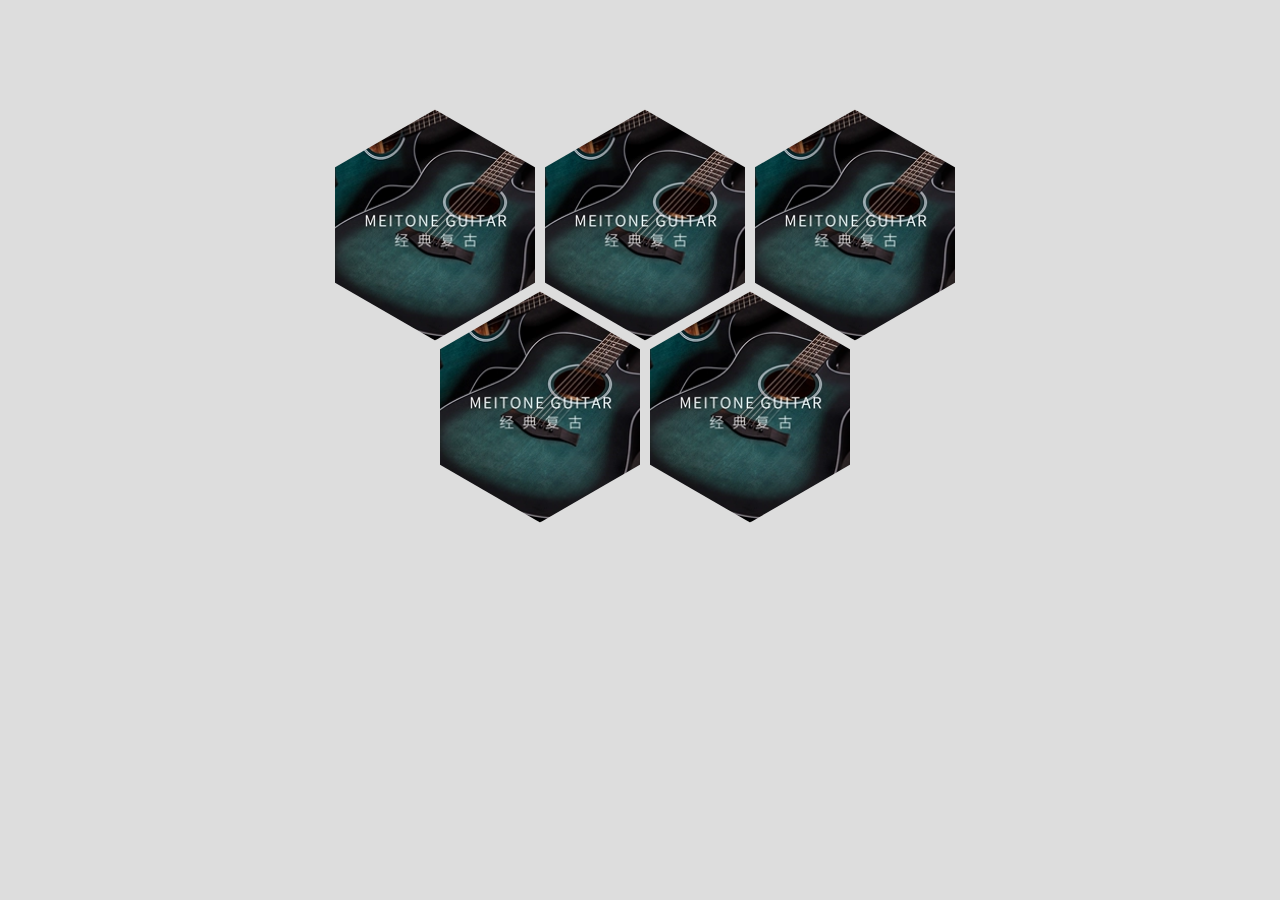
<file: demo.1.html>
<!DOCTYPE html>
<html>
<head>
    <meta http-equiv="Content-Type" content="text/html; charset=utf-8" />
    <title>CSS3 实现六边形图片展示效果</title>
    <style type="text/css">
        body, div, img, ul, li
        {
            margin: 0;
            padding: 0;
        }
        body
        {
            font-size: 12px;
            background-color: #DDD;
            min-width: 1200px;
        }
        ul, ul li
        {
            list-style: none;
        }
        .clear
        {
            clear: both;
        }       
        .box
        {
            position: relative;
            width: 630px;
            margin: 100px auto;
        }
        .lineF, .lineS
        {
            position: absolute;
            visibility: hidden;
        }
        .lineS
        {
            top: 182px;
            left: 105px;
        }
        .boxF, .boxS, .boxT, .overlay
        {
            width: 200px;
            height: 250px;
            overflow: hidden;
        }
        .boxF, .boxS
        {
            visibility: hidden;
        }
        .boxF
        {
            transform: rotate(120deg);
            float: left;
            margin-left: 10px;
            -ms-transform: rotate(120deg);
            -moz-transform: rotate(120deg);
            -webkit-transform: rotate(120deg);
        }
        .boxS
        {
            transform: rotate(-60deg);
            -ms-transform: rotate(-60deg);
            -moz-transform: rotate(-60deg);
            -webkit-transform: rotate(-60deg);
        }
        .boxT
        {
            transform: rotate(-60deg);
            background: no-repeat 50% center;
            background-size: 125% auto;
            -ms-transform: rotate(-60deg);
            -moz-transform: rotate(-60deg);
            -webkit-transform: rotate(-60deg);
            visibility: visible;
        }
        .overlay
        {
            transition: all 250ms ease-in-out 0s;
            display: none;
            position: relative;
        }
        .overlay:hover
        {
            background-color: rgba(0,0,0,0.6);
        }
        .boxT:hover .overlay
        {
            display: block;
        }
        .overlay a
        {
            display: inline-block;
            position: absolute;
            left: 50%;
            top: 50%;
            margin: -16px 0 0 -16px;
            border-radius: 3px;
            background-color: #d3b850;
            text-align: center;
            line-height: 32px;
            width: 32px;
            height: 32px;
            text-decoration: none;
            color: White;
            font-size: 18px;
            font-weight: bolder;
        }
    </style>
</head>
<body>
    <div class="box">
        <!--第一行(lineFirst)-->
        <div class="lineF">
            <div class="boxF">
                <div class="boxS">
                    <div class="boxT" style="background-image: url(123.png);">
                        <div class="overlay">
                            <a href="#">+</a>
                        </div>
                    </div>
                </div>
            </div>
            <div class="boxF">
                <div class="boxS">
                    <div class="boxT" style="background-image: url(123.png);">
                        <div class="overlay">
                            <a href="#">+</a>
                        </div>
                    </div>
                </div>
            </div>
            <div class="boxF">
                <div class="boxS">
                    <div class="boxT" style="background-image: url(123.png);">
                        <div class="overlay">
                            <a href="#">+</a>
                        </div>
                    </div>
                </div>
            </div>

        </div>
        <!--第二行(lineSecond)-->
        <div class="lineS">
            <div class="boxF">
                <div class="boxS">
                    <div class="boxT" style="background-image: url(123.png);">
                        <div class="overlay">
                            <a href="#">+</a>
                        </div>
                    </div>
                </div>
            </div>
            <div class="boxF">
                <div class="boxS">
                    <div class="boxT" style="background-image: url(123.png);">
                        <div class="overlay">
                            <a href="#">+</a>
                        </div>
                    </div>
                </div>
            </div>
        </div>
    </div>
</body>
</html>
<script>
console.log(6%5);
</script>
</file>
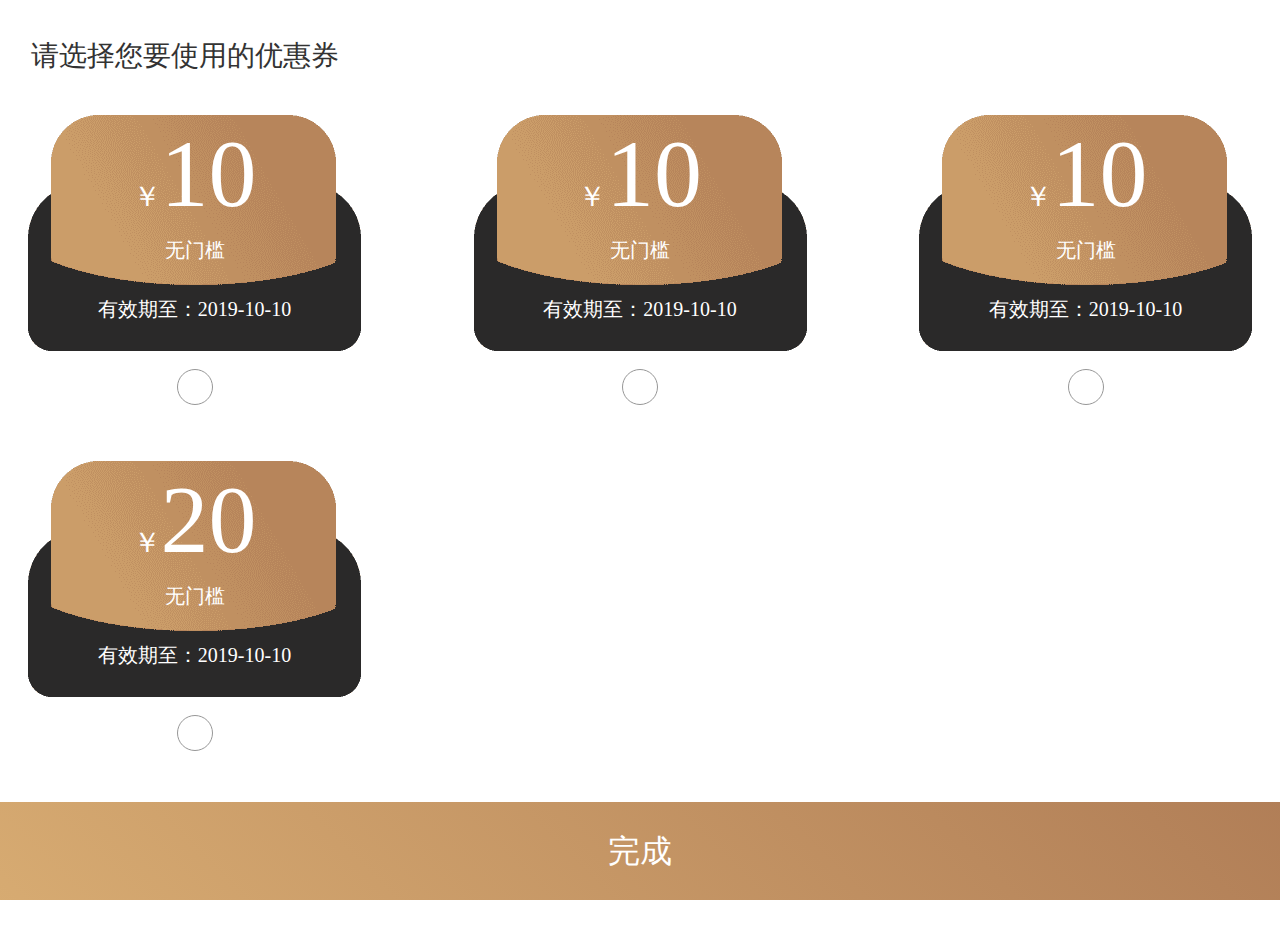
<file: pay_choosecoupon.html>
<!DOCTYPE html>
<html lang="en">

<head>
    <meta charset="UTF-8">
    <meta name="viewport" content="width=device-width, initial-scale=1.0">
    <meta http-equiv="X-UA-Compatible" content="ie=edge">
    <title>支付</title>
    <link rel="stylesheet" href="./src/css/global.css">
    <link rel="stylesheet" href="./src/font_qianqian/iconfont.css">
    <script src="./src/js/zipto.js"></script>
    <script src="./src/js/rem.js"></script>
</head>

<body>
    <div class="coupon_top">
        请选择您要使用的优惠券
    </div>
    <ul class="couponlist">
        <li>

            <div class="ct_price"><span>￥</span>10</div>
            <div class='ct_conditon '>无门槛</div>
            <div class='ct_expires'>有效期至：2019-10-10</div>
            <div class='ct_choose '>
                <i class="icon iconfont icon-duigou"></i>
            </div>
        </li>
        <li>

            <div class="ct_price"><span>￥</span>10</div>
            <div class='ct_conditon'>无门槛</div>
            <div class='ct_expires'>有效期至：2019-10-10</div>
            <div class='ct_choose '>
                <i class="icon iconfont icon-duigou"></i>
            </div>
        </li>
        <li>

            <div class="ct_price"><span>￥</span>10</div>
            <div class='ct_conditon '>无门槛</div>
            <div class='ct_expires'>有效期至：2019-10-10</div>
            <div class='ct_choose '>
                <i class="icon iconfont icon-duigou"></i>
            </div>
        </li>
        <li>

            <div class="ct_price"><span>￥</span>20</div>
            <div class='ct_conditon '>无门槛</div>
            <div class='ct_expires'>有效期至：2019-10-10</div>
            <div class='ct_choose '>
                <i class="icon iconfont icon-duigou"></i>
            </div>
        </li>
    </ul>
    <div class="sd_bottom toBottom">
        完成
    </div>
</body>

</html>
<script>
$(function () {
    $('.couponlist li').click(function (e) {
        $(e.currentTarget).children('.ct_choose').addClass('active').parent().siblings().children('.ct_choose').removeClass('active');
        //获取优惠券卷面价
        var couponPrice=$(e.currentTarget).children('.ct_price').text().substring(1);
        console.log(couponPrice);
        
    })
})
</script>
</file>
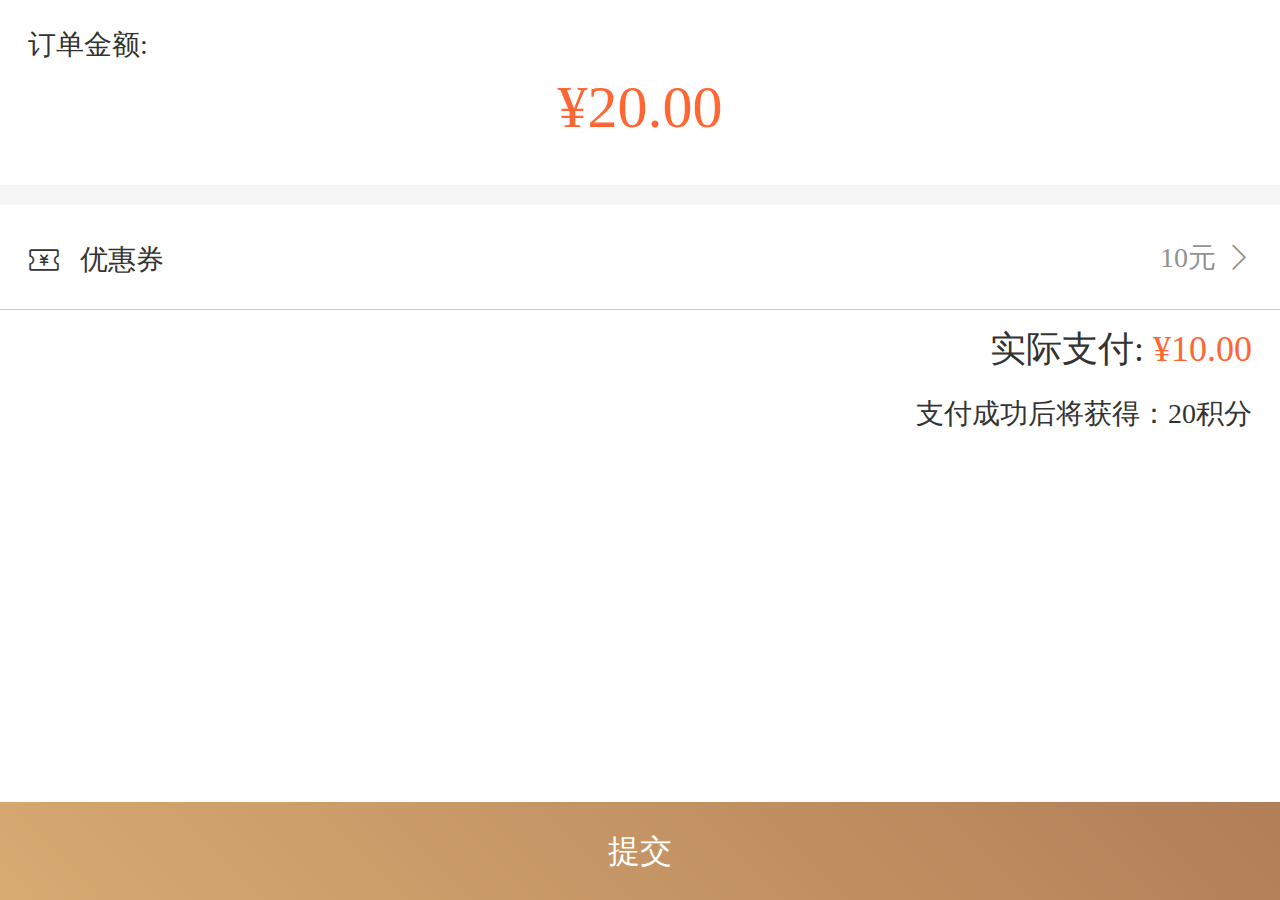
<file: pay_to_choosecoupon.html>
<!DOCTYPE html>
<html lang="en">
<head>
    <meta charset="UTF-8">
    <meta name="viewport" content="width=device-width, initial-scale=1.0">
    <meta http-equiv="X-UA-Compatible" content="ie=edge">
    <title>支付</title>
    <link rel="stylesheet" href="./src/css/global.css">
    <link rel="stylesheet" href="./src/font_qianqian/iconfont.css">
    <script src="./src/js/zipto.js"></script>
    <script src="./src/js/rem.js"></script>
</head>
<body>
    <div class="pc_top">
        <p>订单金额:</p>
        <span class="pct_price">¥20.00</span>
    </div>
    <div class="pc_coupon">
        <div class="pcc_left">
            <i class="icon iconfont icon-youhuiquan"></i>优惠券
        </div>
        <div class="pcc_right">10元<i class="icon iconfont icon-youjiantou"></i></div>
    </div>
    <div class='pc_detail'>
        <p class='pc_realpay'>实际支付: <span>¥10.00</span> </p>
        <p class="pc_getpoints">
                支付成功后将获得：<span>20积分</span>
        </p>
    </div>
    <div class="sd_bottom ">
            提交
    </div>
</body>
</html>
</file>
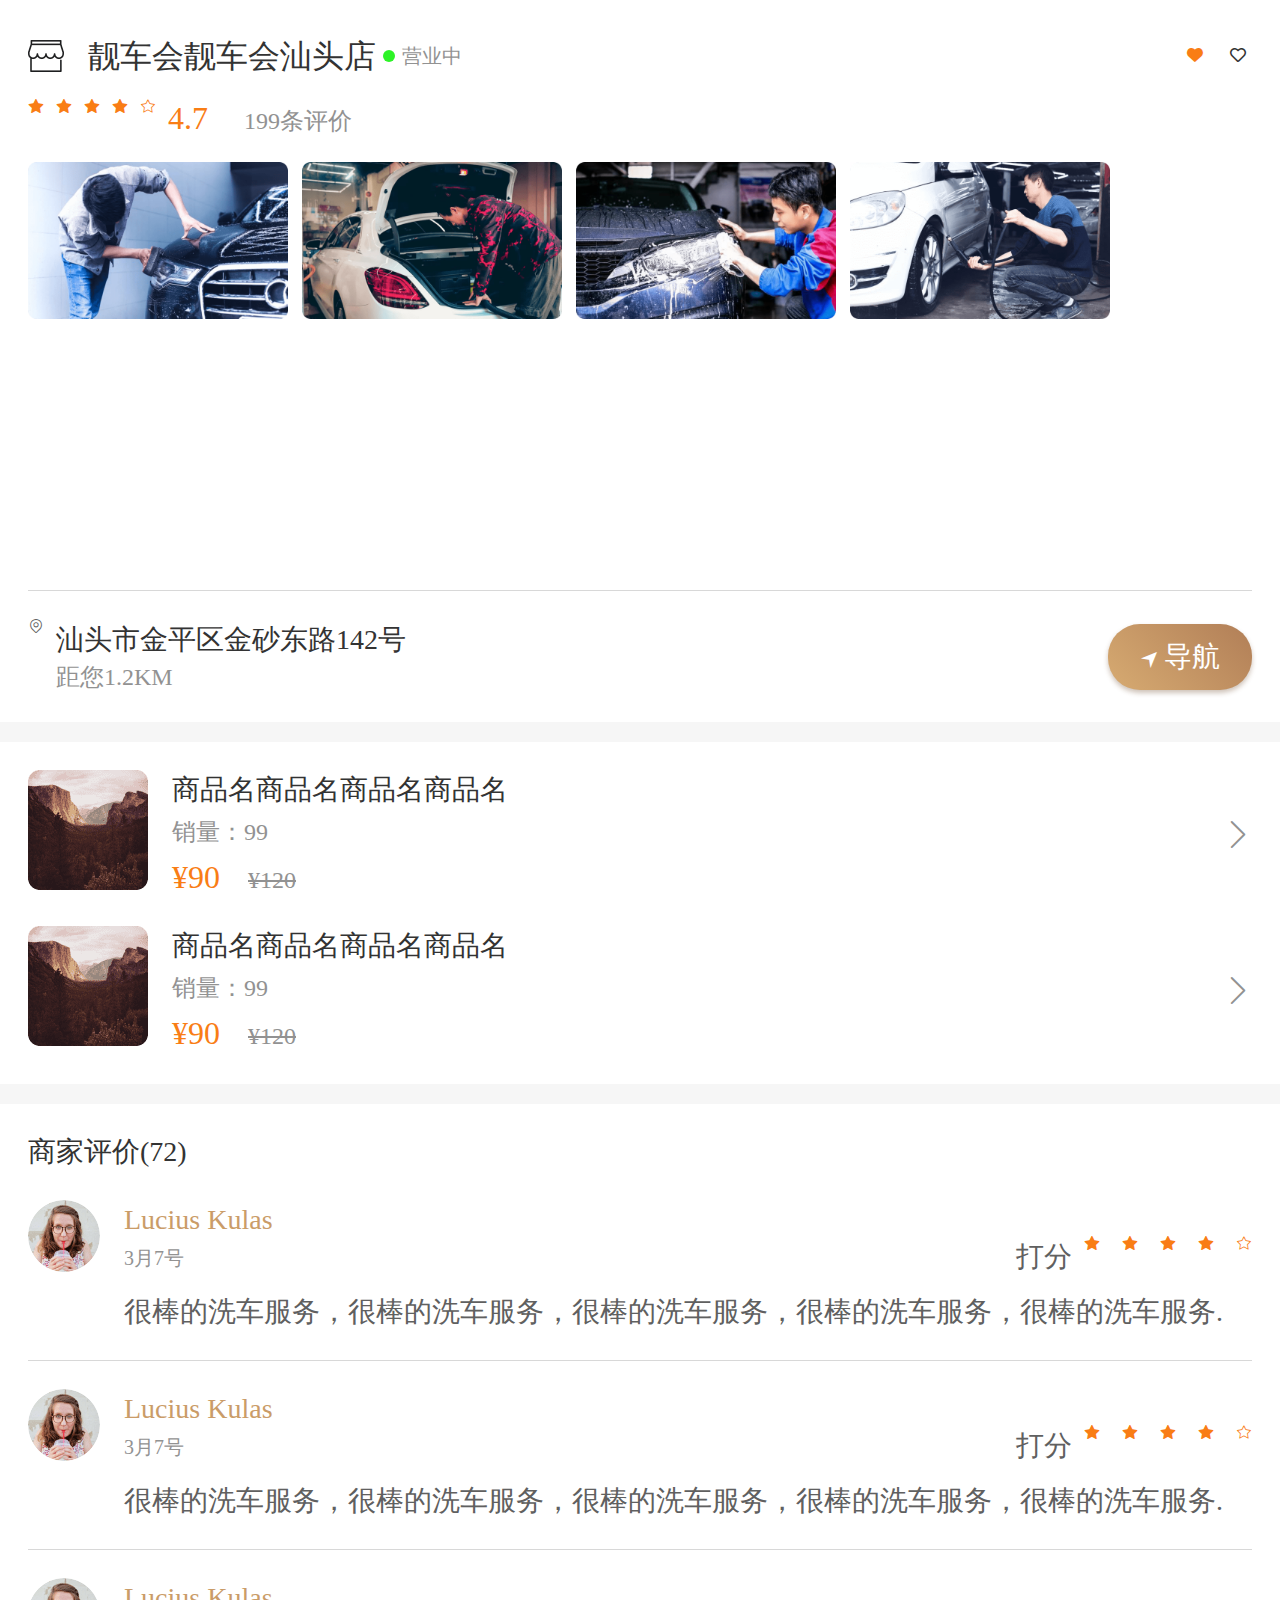
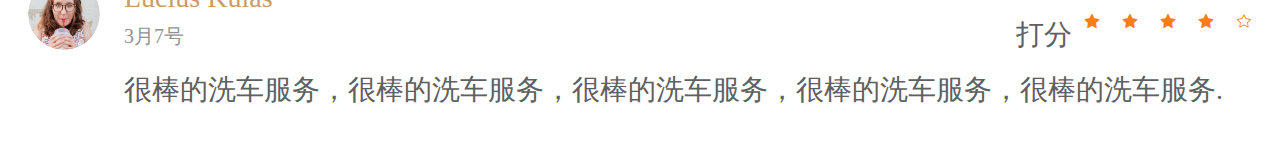
<file: shop_detail.html>
<!DOCTYPE html>
<html lang="en">

<head>
    <meta charset="UTF-8">
    <meta name="viewport" content="width=device-width, initial-scale=1.0">
    <meta http-equiv="X-UA-Compatible" content="ie=edge">
    <title>商家详情</title>
    <link rel="stylesheet" href="./src/css/global.css">
    <link rel="stylesheet" href="./src/font_qianqian/iconfont.css">
    <script src="./src/js/zipto.js"></script>
    <script src="./src/js/rem.js"></script>
    <link rel="stylesheet" href="./src/css/swiper.min.css">
    <script src='./src/js/swiper.min.js'></script>
</head>

<body>
    <div class="shop_detail_top">
        <div class="sdt_info">
            <p>
                <img src="./src/images/shop_icon.png" alt="" class='shop_icon'> <strong class='sdt_info_shopname'>靓车会靓车会汕头店</strong><span
                    class='sdt_info_status'><i class='sdt_info_indicator'></i>
                    <span>营业中</span> </span>
            </p>
            <div class='sdt_heart'>
                <i class='icon iconfont icon-heart heart_left'></i>
                <i class='icon iconfont icon-heart1 heart_right'></i>
            </div>
        </div>
        <div class="sdt_score">
            <p class='sdt_shop_score'>
                <strong class='star'>
                    <i class="icon iconfont icon-star1"></i>
                    <i class="icon iconfont icon-star1"></i>
                    <i class="icon iconfont icon-star1"></i>
                    <i class="icon iconfont icon-star1"></i>
                    <i class="icon iconfont icon-star"></i>
                </strong>
                <span class='score'>4.7</span>
            </p>
            <span class="comments_num">199条评价</span>
        </div>
        <div class="sdt_swiper">
            <div class="swiper-wrapper">
                <div class="swiper-slide">
                    <img src="./src/images/index_content_1.png" alt="">
                </div>
                <div class="swiper-slide">
                    <img src="./src/images/index_content_2.png" alt="">
                </div>
                <div class="swiper-slide">
                    <img src="./src/images/index_content_3.png" alt="">
                </div>
                <div class="swiper-slide">
                    <img src="./src/images/index_content_4.png" alt="">
                </div>
            </div>
        </div>

        <div class="sdt_location">
            <i class="icon iconfont icon-dingwei dingwei_icon"></i>
            <p class='sdt_address'>
                <strong class='sdt_location_detail'>汕头市金平区金砂东路142号</strong>
                <span class='sdt_distance'>距您1.2KM</span>
            </p>
            <div class="sdt_navigationBt">
                <i class='icon iconfont icon-daohang daohang_icon'></i>
                <span>导航</span>
            </div>
        </div>
    </div>

    <div class="sd_product">
        <ul>
            <li>
                <a href="#">
                    <img src="./src/images/sd_product_1.png" alt="">
                    <div class="sd_product_details">
                        <strong>商品名商品名商品名商品名</strong>
                        <span>销量：99</span>
                        <p class="price">
                            <i class="new_price">¥90</i>
                            <i class="old_price">¥120</i>
                        </p>
                    </div>
                    <span class='icon iconfont icon-youjiantou youjiantou'></span>
                </a>
            </li>
            <li>
                <a href="#">
                    <img src="./src/images/sd_product_1.png" alt="">
                    <div class="sd_product_details">
                        <strong>商品名商品名商品名商品名</strong>
                        <span>销量：99</span>
                        <p class='price'>
                            <i class="new_price">¥90</i>
                            <i class="old_price">¥120</i>
                        </p>
                    </div>
                    <span class='icon iconfont icon-youjiantou youjiantou'></span>
                </a>
            </li>
        </ul>

    </div>
    <div class="sd_comments">
        <div class="sd_comments_title">
            商家评价(<i class='sdc_num'>72</i>)
        </div>
        <ul class='sdc_list'>
            <li>
                <img src="./src/images/profile_01.png" alt="">
                <div class='sdcl_detail'>
                    <strong class="name">Lucius Kulas</strong><span class="date">3月7号</span>
                    <div class="score">
                        <span>打分</span>
                        <div class="star">
                            <i class="icon iconfont icon-star1"></i>
                            <i class="icon iconfont icon-star1"></i>
                            <i class="icon iconfont icon-star1"></i>
                            <i class="icon iconfont icon-star1"></i>
                            <i class="icon iconfont icon-star"></i>
                        </div>
                        

                    </div><div class="comments_detail">很棒的洗车服务，很棒的洗车服务，很棒的洗车服务，很棒的洗车服务，很棒的洗车服务.</div>
                </div>
            </li>
            
            <li>
                <img src="./src/images/profile_01.png" alt="">
                <div class='sdcl_detail'>
                    <strong class="name">Lucius Kulas</strong><span class="date">3月7号</span>
                    <div class="score">
                        <span>打分</span>
                        <div class="star">
                            <i class="icon iconfont icon-star1"></i>
                            <i class="icon iconfont icon-star1"></i>
                            <i class="icon iconfont icon-star1"></i>
                            <i class="icon iconfont icon-star1"></i>
                            <i class="icon iconfont icon-star"></i>
                        </div>
                        

                    </div><div class="comments_detail">很棒的洗车服务，很棒的洗车服务，很棒的洗车服务，很棒的洗车服务，很棒的洗车服务.</div>
                </div>
            </li>
            <li>
                <img src="./src/images/profile_01.png" alt="">
                <div class='sdcl_detail'>
                    <strong class="name">Lucius Kulas</strong>
                    <span class="date">3月7号</span>
                    <div class="score">
                        <span>打分</span>
                        <div class="star">
                            <i class="icon iconfont icon-star1"></i>
                            <i class="icon iconfont icon-star1"></i>
                            <i class="icon iconfont icon-star1"></i>
                            <i class="icon iconfont icon-star1"></i>
                            <i class="icon iconfont icon-star"></i>
                        </div>

                        

                    </div><div class="comments_detail">很棒的洗车服务，很棒的洗车服务，很棒的洗车服务，很棒的洗车服务，很棒的洗车服务.</div>
                </div>
            </li>
        </ul>
    </div>
</body>
<script>
    $(function () {
        var swiper = new Swiper('.sdt_swiper', {
            slidesPerView: 3,
            spaceBetween: 14
        });
    })
</script>

</html>
</file>
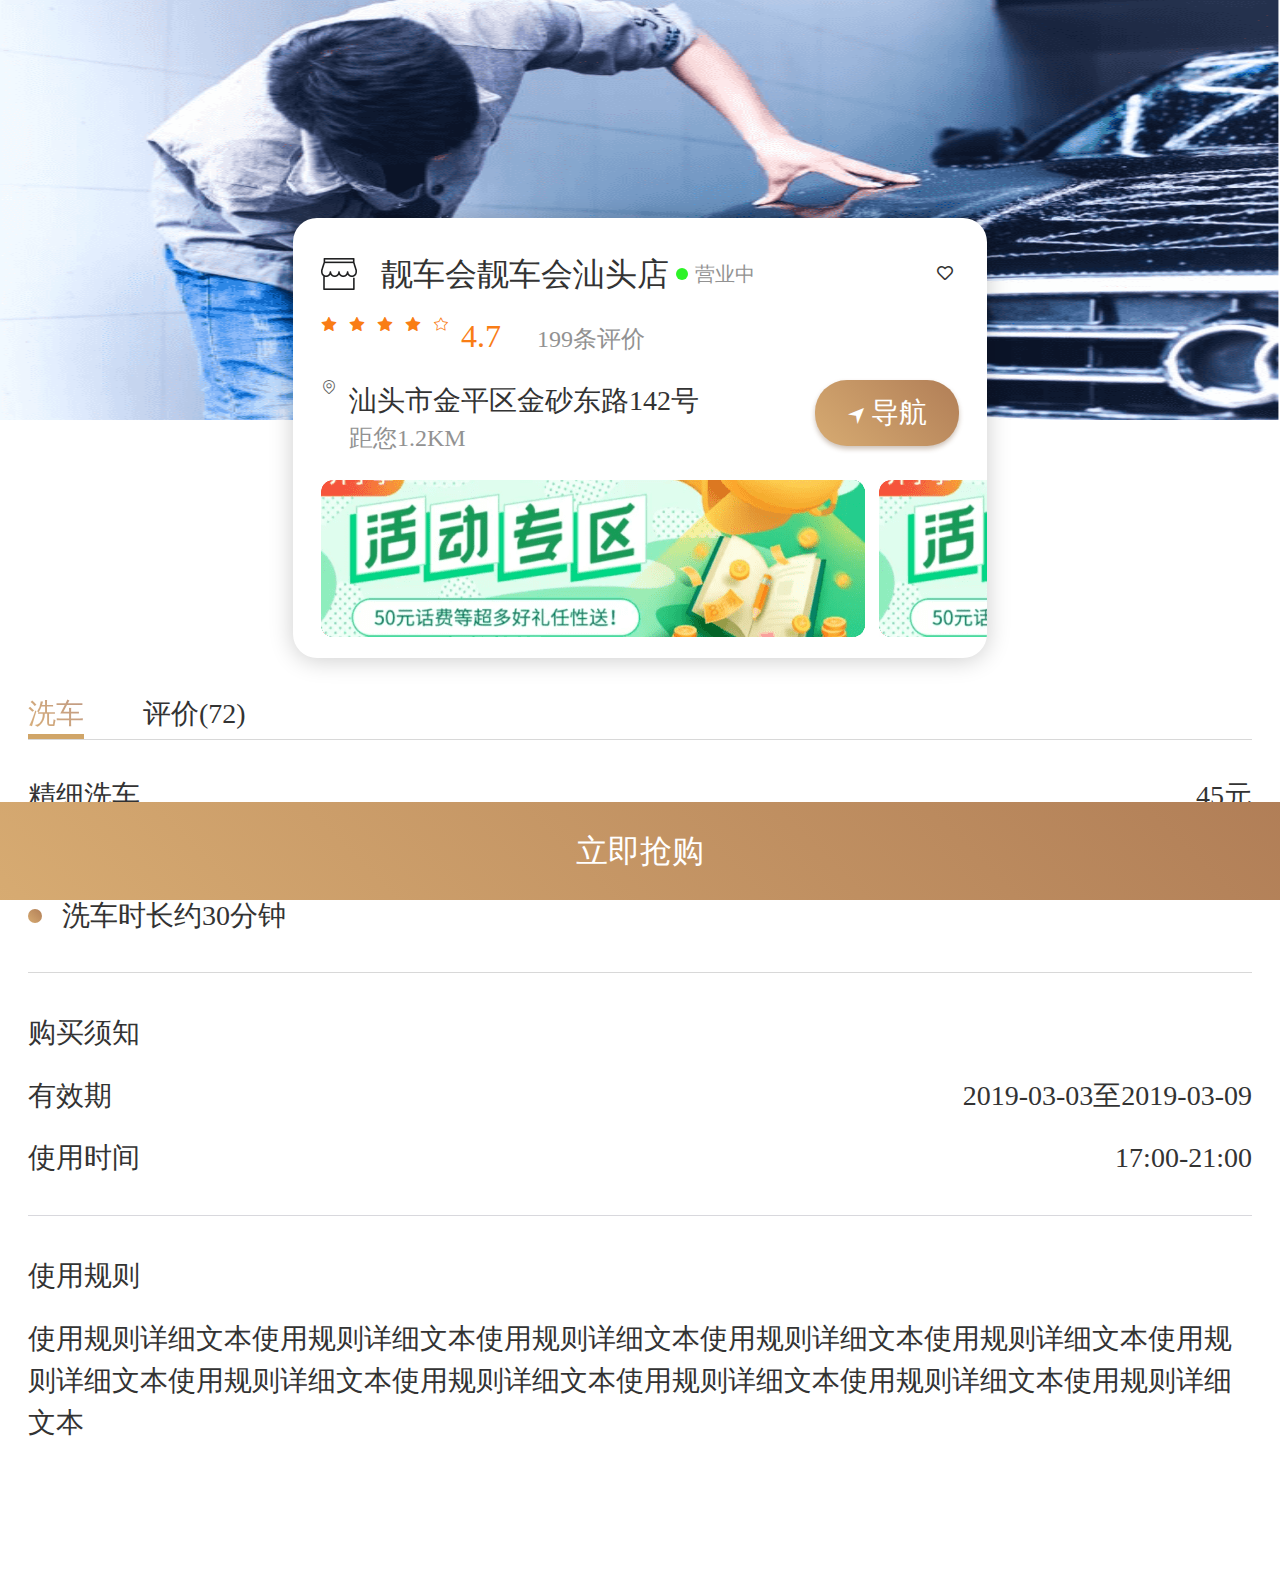
<file: shop_details2.html>
<!DOCTYPE html>
<html lang="en">

<head>
    <meta charset="UTF-8">
    <meta name="viewport" content="width=device-width, initial-scale=1.0">
    <meta http-equiv="X-UA-Compatible" content="ie=edge">
    <title>店铺详情2</title>
    <link rel="stylesheet" href="./src/css/global.css">
    <link rel="stylesheet" href="./src/font_qianqian/iconfont.css">
    <link rel="stylesheet" href="./src/css/shopdetail2.css">

    <script src="./src/js/zipto.js"></script>
    <script src="./src/js/rem.js"></script>
    <link rel="stylesheet" href="./src/css/swiper.min.css">
    <script src='./src/js/swiper.min.js'></script>
</head>

<body>
    <div class="sd_topImg">
        <img src="./src/images/sd_top.png" alt="">
    </div>

    <div class="shop_detail_top">
        <div class="sdt_info">
            <p>
                <img src="./src/images/shop_icon.png" alt="" class='shop_icon'> <strong class='sdt_info_shopname'>靓车会靓车会汕头店</strong><span
                    class='sdt_info_status'><i class='sdt_info_indicator'></i>
                    <span>营业中</span> </span>
            </p>
            <div class='sdt_heart'>
                <i class='icon iconfont icon-heart1 heart_right'></i>
            </div>
        </div>
        <div class="sdt_score">
            <p class='sdt_shop_score'>
                <strong class='star'>
                    <i class="icon iconfont icon-star1"></i>
                    <i class="icon iconfont icon-star1"></i>
                    <i class="icon iconfont icon-star1"></i>
                    <i class="icon iconfont icon-star1"></i>
                    <i class="icon iconfont icon-star"></i>
                </strong>
                <span class='score'>4.7</span>
            </p>
            <span class="comments_num">199条评价</span>
        </div>
        <div class="sdt_location">
            <i class="icon iconfont icon-dingwei dingwei_icon"></i>
            <p class='sdt_address'>
                <strong class='sdt_location_detail'>汕头市金平区金砂东路142号</strong>
                <span class='sdt_distance'>距您1.2KM</span>
            </p>
            <div class="sdt_navigationBt">
                <i class='icon iconfont icon-daohang daohang_icon'></i>
                <span>导航</span>
            </div>
        </div>
        <div class="sdt_swiper">
            <div class="swiper-wrapper">
                <div class="swiper-slide">
                    <img src="./src/images/sd_content.png" alt="">
                </div>
                <div class="swiper-slide">
                    <img src="./src/images/sd_content.png" alt="">
                </div>
                <div class="swiper-slide">
                    <img src="./src/images/sd_content.png" alt="">
                </div>
                <div class="swiper-slide">
                    <img src="./src/images/sd_content.png" alt="">
                </div>
            </div>
        </div>
    </div>

    <div class="sd_content">
        <div class="sd_content_nav">
            <span class='active'>洗车</span><span >评价(72)</span>
        </div>
        <div class="sd_washcar">
            <p class='sd_washcar_title'>
                <span>精细洗车</span> <span>45元</span></p>
            <ul class='sd_washcar_list'>
                <li>全车手工清洗</li>
                <li>洗车时长约30分钟</li>
            </ul>
            <div class="sd_washcar_note">
                <p class='n_title'>购买须知</p>
                <p class='validation'>
                    <span>有效期</span>
                    <span>2019-03-03至2019-03-09</span>
                </p>
                <p class='usetime'>
                    <span>使用时间</span>
                    <span>17:00-21:00</span>
                </p>

            </div>


            <div class="use_rules">
                <p class='n_title'>使用规则</p>
                <p>使用规则详细文本使用规则详细文本使用规则详细文本使用规则详细文本使用规则详细文本使用规则详细文本使用规则详细文本使用规则详细文本使用规则详细文本使用规则详细文本使用规则详细文本</p>
            </div>
        </div>

    </div>
    <div class="sd_bottom">
            立即抢购
    </div>
</body>

</html>
<script>
    $(function () {
        var swiper = new Swiper('.sdt_swiper', {
            slidesPerView: 3,
            spaceBetween: 14
        });


        $('.sd_content_nav').click(function (e) {
            $(e.target).addClass('active').siblings().removeClass('active');
        })
    })
</script>
</file>
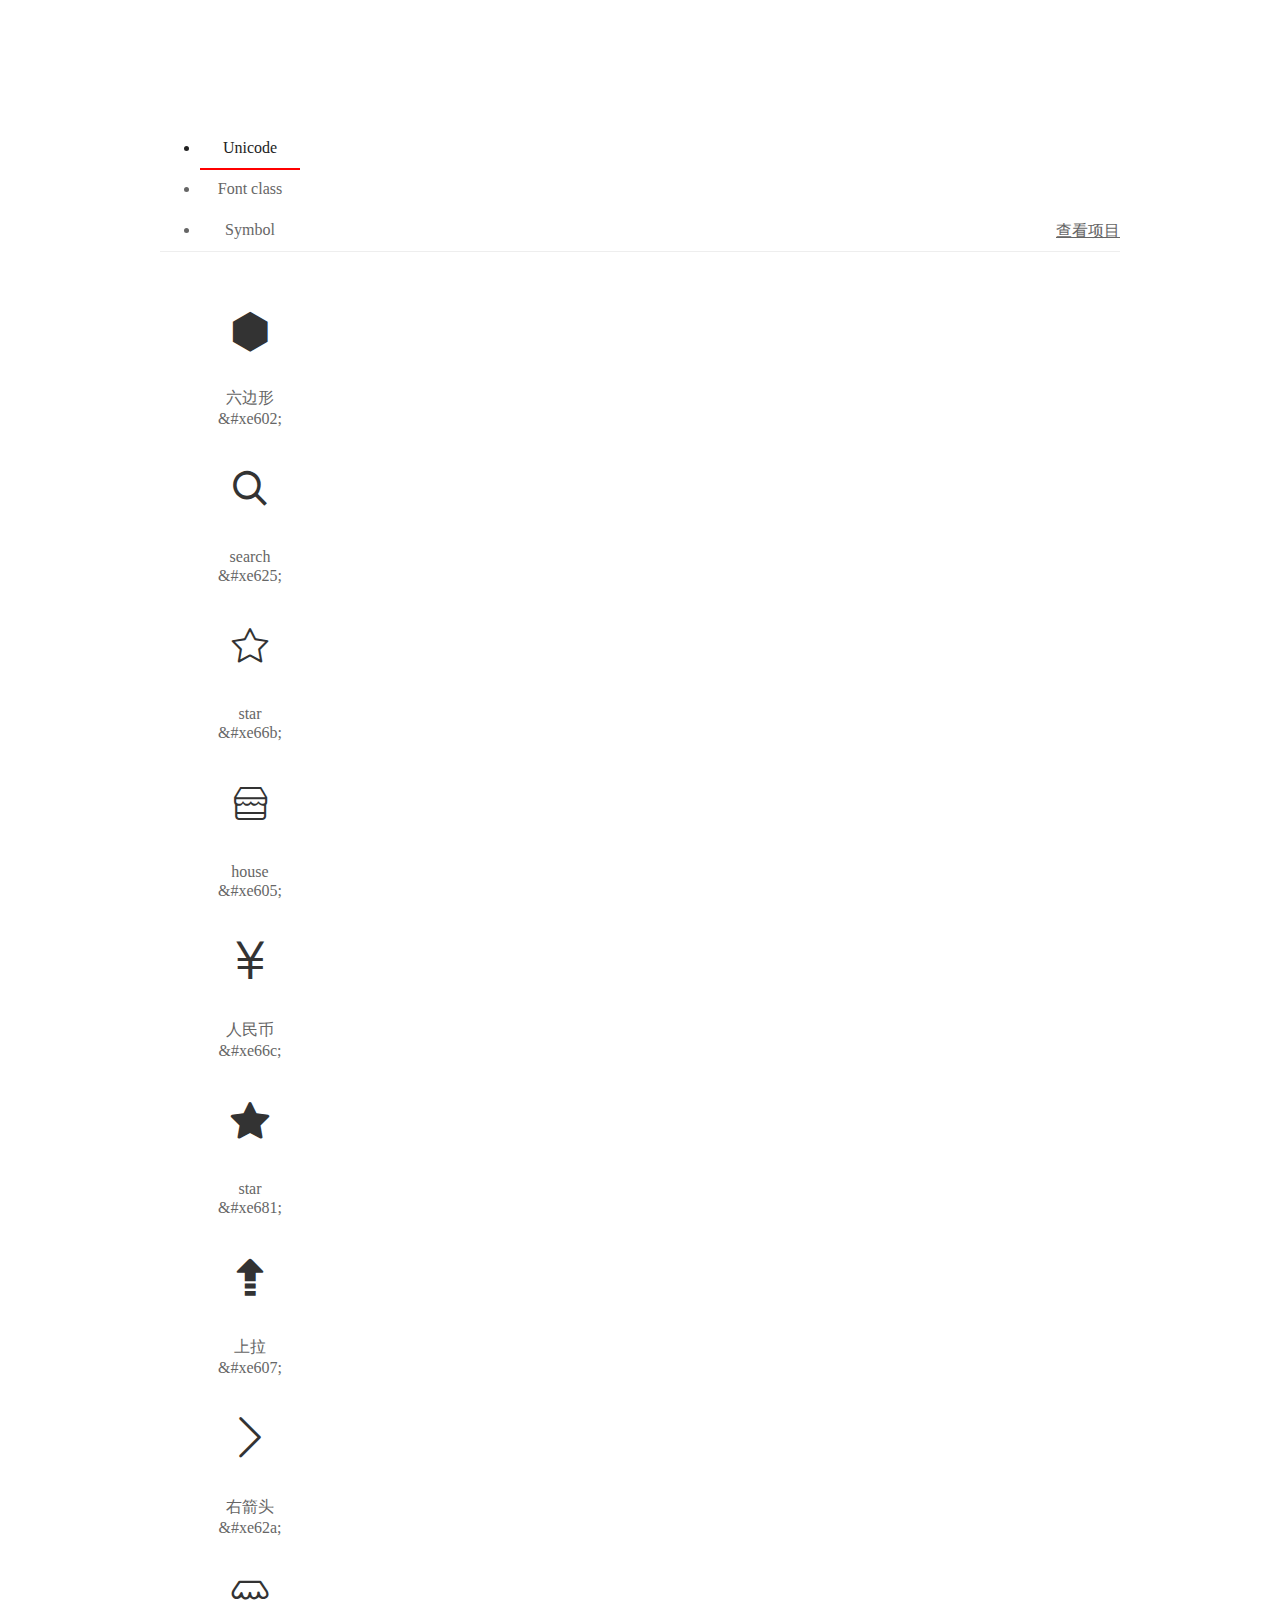
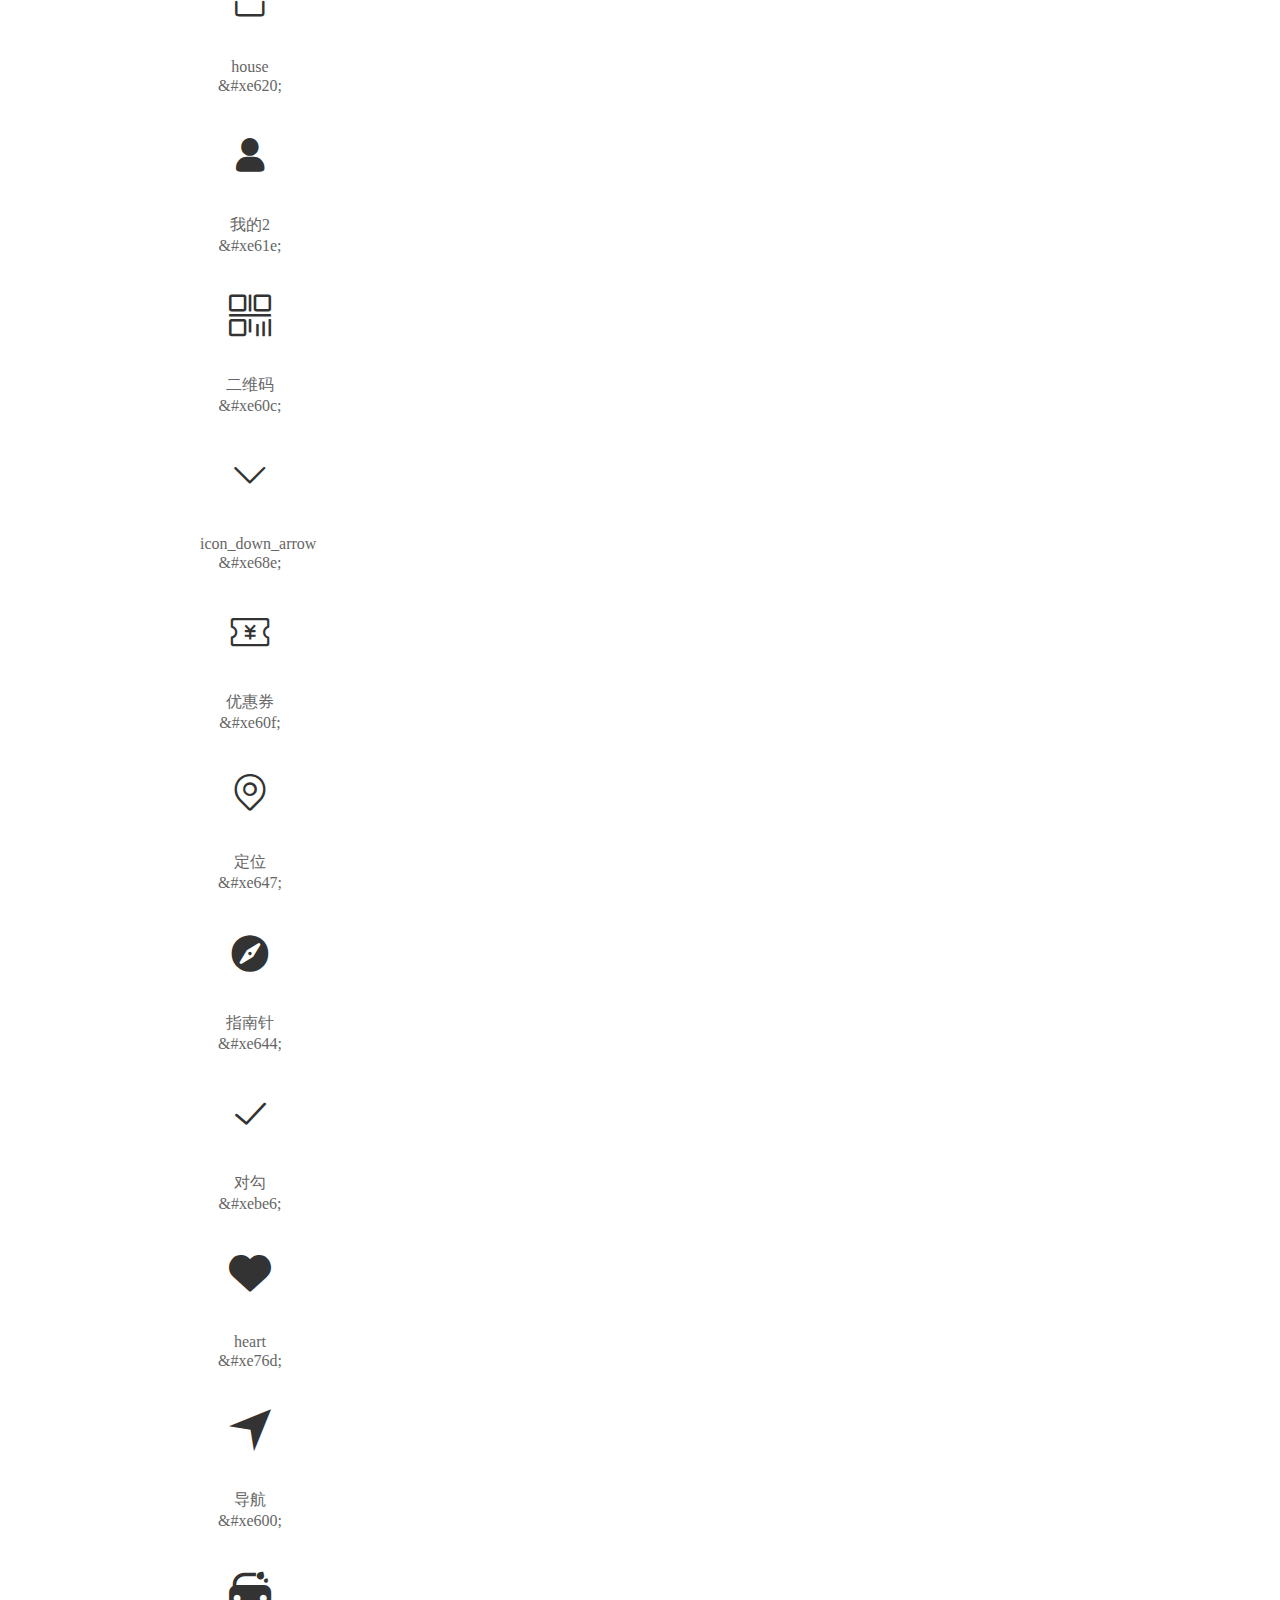
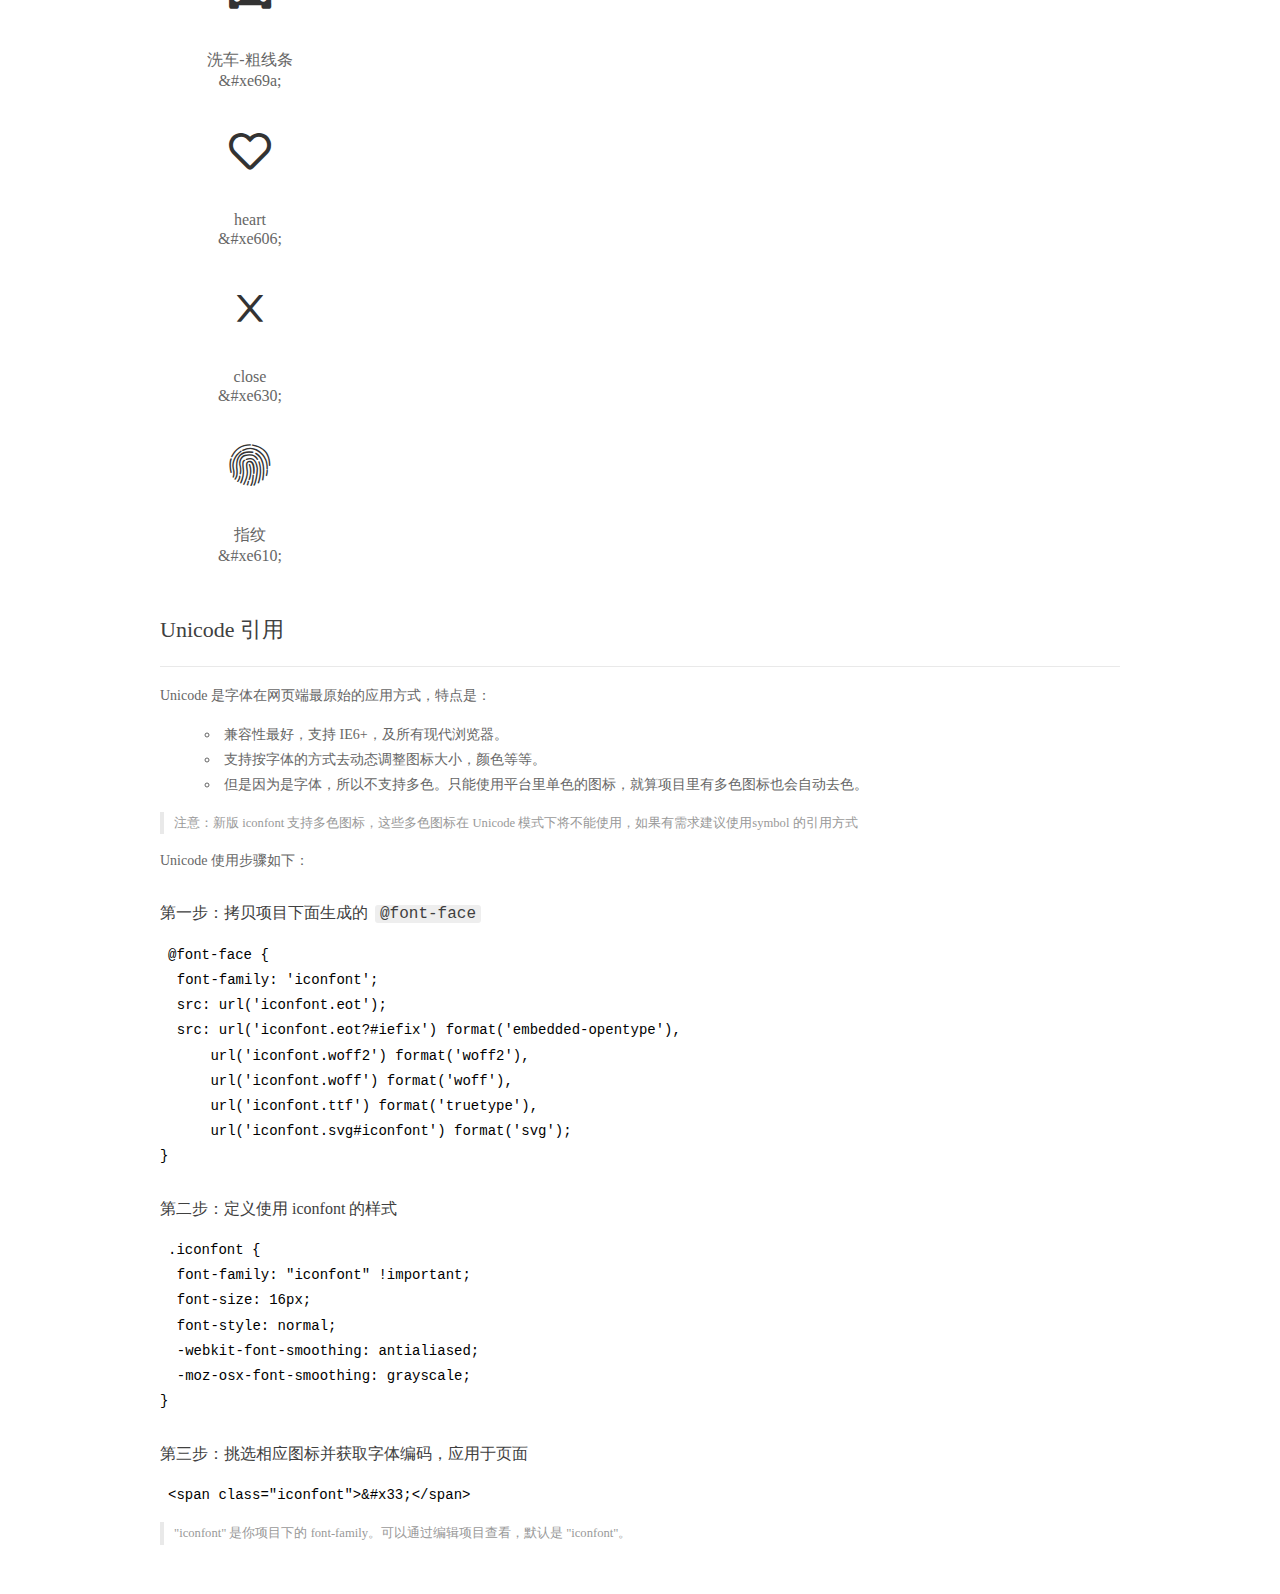
<file: src/font_qianqian/demo_index.html>
<!DOCTYPE html>
<html>
<head>
  <meta charset="utf-8"/>
  <title>IconFont Demo</title>
  <link rel="shortcut icon" href="https://gtms04.alicdn.com/tps/i4/TB1_oz6GVXXXXaFXpXXJDFnIXXX-64-64.ico" type="image/x-icon"/>
  <link rel="stylesheet" href="https://g.alicdn.com/thx/cube/1.3.2/cube.min.css">
  <link rel="stylesheet" href="demo.css">
  <link rel="stylesheet" href="iconfont.css">
  <script src="iconfont.js"></script>
  <!-- jQuery -->
  <script src="https://a1.alicdn.com/oss/uploads/2018/12/26/7bfddb60-08e8-11e9-9b04-53e73bb6408b.js"></script>
  <!-- 代码高亮 -->
  <script src="https://a1.alicdn.com/oss/uploads/2018/12/26/a3f714d0-08e6-11e9-8a15-ebf944d7534c.js"></script>
</head>
<body>
  <div class="main">
    <h1 class="logo"><a href="https://www.iconfont.cn/" title="iconfont 首页" target="_blank">&#xe86b;</a></h1>
    <div class="nav-tabs">
      <ul id="tabs" class="dib-box">
        <li class="dib active"><span>Unicode</span></li>
        <li class="dib"><span>Font class</span></li>
        <li class="dib"><span>Symbol</span></li>
      </ul>
      
      <a href="https://www.iconfont.cn/manage/index?manage_type=myprojects&projectId=1091386" target="_blank" class="nav-more">查看项目</a>
      
    </div>
    <div class="tab-container">
      <div class="content unicode" style="display: block;">
          <ul class="icon_lists dib-box">
          
            <li class="dib">
              <span class="icon iconfont">&#xe602;</span>
                <div class="name">六边形</div>
                <div class="code-name">&amp;#xe602;</div>
              </li>
          
            <li class="dib">
              <span class="icon iconfont">&#xe625;</span>
                <div class="name">search</div>
                <div class="code-name">&amp;#xe625;</div>
              </li>
          
            <li class="dib">
              <span class="icon iconfont">&#xe66b;</span>
                <div class="name">star</div>
                <div class="code-name">&amp;#xe66b;</div>
              </li>
          
            <li class="dib">
              <span class="icon iconfont">&#xe605;</span>
                <div class="name">house</div>
                <div class="code-name">&amp;#xe605;</div>
              </li>
          
            <li class="dib">
              <span class="icon iconfont">&#xe66c;</span>
                <div class="name">人民币</div>
                <div class="code-name">&amp;#xe66c;</div>
              </li>
          
            <li class="dib">
              <span class="icon iconfont">&#xe681;</span>
                <div class="name">star</div>
                <div class="code-name">&amp;#xe681;</div>
              </li>
          
            <li class="dib">
              <span class="icon iconfont">&#xe607;</span>
                <div class="name">上拉</div>
                <div class="code-name">&amp;#xe607;</div>
              </li>
          
            <li class="dib">
              <span class="icon iconfont">&#xe62a;</span>
                <div class="name">右箭头</div>
                <div class="code-name">&amp;#xe62a;</div>
              </li>
          
            <li class="dib">
              <span class="icon iconfont">&#xe620;</span>
                <div class="name">house</div>
                <div class="code-name">&amp;#xe620;</div>
              </li>
          
            <li class="dib">
              <span class="icon iconfont">&#xe61e;</span>
                <div class="name">我的2</div>
                <div class="code-name">&amp;#xe61e;</div>
              </li>
          
            <li class="dib">
              <span class="icon iconfont">&#xe60c;</span>
                <div class="name">二维码</div>
                <div class="code-name">&amp;#xe60c;</div>
              </li>
          
            <li class="dib">
              <span class="icon iconfont">&#xe68e;</span>
                <div class="name">icon_down_arrow</div>
                <div class="code-name">&amp;#xe68e;</div>
              </li>
          
            <li class="dib">
              <span class="icon iconfont">&#xe60f;</span>
                <div class="name">优惠券</div>
                <div class="code-name">&amp;#xe60f;</div>
              </li>
          
            <li class="dib">
              <span class="icon iconfont">&#xe647;</span>
                <div class="name">定位</div>
                <div class="code-name">&amp;#xe647;</div>
              </li>
          
            <li class="dib">
              <span class="icon iconfont">&#xe644;</span>
                <div class="name">指南针</div>
                <div class="code-name">&amp;#xe644;</div>
              </li>
          
            <li class="dib">
              <span class="icon iconfont">&#xebe6;</span>
                <div class="name">对勾</div>
                <div class="code-name">&amp;#xebe6;</div>
              </li>
          
            <li class="dib">
              <span class="icon iconfont">&#xe76d;</span>
                <div class="name">heart</div>
                <div class="code-name">&amp;#xe76d;</div>
              </li>
          
            <li class="dib">
              <span class="icon iconfont">&#xe600;</span>
                <div class="name">导航</div>
                <div class="code-name">&amp;#xe600;</div>
              </li>
          
            <li class="dib">
              <span class="icon iconfont">&#xe69a;</span>
                <div class="name">洗车-粗线条</div>
                <div class="code-name">&amp;#xe69a;</div>
              </li>
          
            <li class="dib">
              <span class="icon iconfont">&#xe606;</span>
                <div class="name">heart</div>
                <div class="code-name">&amp;#xe606;</div>
              </li>
          
            <li class="dib">
              <span class="icon iconfont">&#xe630;</span>
                <div class="name">close</div>
                <div class="code-name">&amp;#xe630;</div>
              </li>
          
            <li class="dib">
              <span class="icon iconfont">&#xe610;</span>
                <div class="name">指纹</div>
                <div class="code-name">&amp;#xe610;</div>
              </li>
          
          </ul>
          <div class="article markdown">
          <h2 id="unicode-">Unicode 引用</h2>
          <hr>

          <p>Unicode 是字体在网页端最原始的应用方式，特点是：</p>
          <ul>
            <li>兼容性最好，支持 IE6+，及所有现代浏览器。</li>
            <li>支持按字体的方式去动态调整图标大小，颜色等等。</li>
            <li>但是因为是字体，所以不支持多色。只能使用平台里单色的图标，就算项目里有多色图标也会自动去色。</li>
          </ul>
          <blockquote>
            <p>注意：新版 iconfont 支持多色图标，这些多色图标在 Unicode 模式下将不能使用，如果有需求建议使用symbol 的引用方式</p>
          </blockquote>
          <p>Unicode 使用步骤如下：</p>
          <h3 id="-font-face">第一步：拷贝项目下面生成的 <code>@font-face</code></h3>
<pre><code class="language-css"
>@font-face {
  font-family: 'iconfont';
  src: url('iconfont.eot');
  src: url('iconfont.eot?#iefix') format('embedded-opentype'),
      url('iconfont.woff2') format('woff2'),
      url('iconfont.woff') format('woff'),
      url('iconfont.ttf') format('truetype'),
      url('iconfont.svg#iconfont') format('svg');
}
</code></pre>
          <h3 id="-iconfont-">第二步：定义使用 iconfont 的样式</h3>
<pre><code class="language-css"
>.iconfont {
  font-family: "iconfont" !important;
  font-size: 16px;
  font-style: normal;
  -webkit-font-smoothing: antialiased;
  -moz-osx-font-smoothing: grayscale;
}
</code></pre>
          <h3 id="-">第三步：挑选相应图标并获取字体编码，应用于页面</h3>
<pre>
<code class="language-html"
>&lt;span class="iconfont"&gt;&amp;#x33;&lt;/span&gt;
</code></pre>
          <blockquote>
            <p>"iconfont" 是你项目下的 font-family。可以通过编辑项目查看，默认是 "iconfont"。</p>
          </blockquote>
          </div>
      </div>
      <div class="content font-class">
        <ul class="icon_lists dib-box">
          
          <li class="dib">
            <span class="icon iconfont icon-02"></span>
            <div class="name">
              六边形
            </div>
            <div class="code-name">.icon-02
            </div>
          </li>
          
          <li class="dib">
            <span class="icon iconfont icon-search"></span>
            <div class="name">
              search
            </div>
            <div class="code-name">.icon-search
            </div>
          </li>
          
          <li class="dib">
            <span class="icon iconfont icon-star"></span>
            <div class="name">
              star
            </div>
            <div class="code-name">.icon-star
            </div>
          </li>
          
          <li class="dib">
            <span class="icon iconfont icon-house"></span>
            <div class="name">
              house
            </div>
            <div class="code-name">.icon-house
            </div>
          </li>
          
          <li class="dib">
            <span class="icon iconfont icon-renminbi"></span>
            <div class="name">
              人民币
            </div>
            <div class="code-name">.icon-renminbi
            </div>
          </li>
          
          <li class="dib">
            <span class="icon iconfont icon-star1"></span>
            <div class="name">
              star
            </div>
            <div class="code-name">.icon-star1
            </div>
          </li>
          
          <li class="dib">
            <span class="icon iconfont icon-shangla-copy"></span>
            <div class="name">
              上拉
            </div>
            <div class="code-name">.icon-shangla-copy
            </div>
          </li>
          
          <li class="dib">
            <span class="icon iconfont icon-youjiantou"></span>
            <div class="name">
              右箭头
            </div>
            <div class="code-name">.icon-youjiantou
            </div>
          </li>
          
          <li class="dib">
            <span class="icon iconfont icon-house1"></span>
            <div class="name">
              house
            </div>
            <div class="code-name">.icon-house1
            </div>
          </li>
          
          <li class="dib">
            <span class="icon iconfont icon-wode2"></span>
            <div class="name">
              我的2
            </div>
            <div class="code-name">.icon-wode2
            </div>
          </li>
          
          <li class="dib">
            <span class="icon iconfont icon-qrcode"></span>
            <div class="name">
              二维码
            </div>
            <div class="code-name">.icon-qrcode
            </div>
          </li>
          
          <li class="dib">
            <span class="icon iconfont icon-icon_down_arrow"></span>
            <div class="name">
              icon_down_arrow
            </div>
            <div class="code-name">.icon-icon_down_arrow
            </div>
          </li>
          
          <li class="dib">
            <span class="icon iconfont icon-youhuiquan"></span>
            <div class="name">
              优惠券
            </div>
            <div class="code-name">.icon-youhuiquan
            </div>
          </li>
          
          <li class="dib">
            <span class="icon iconfont icon-dingwei"></span>
            <div class="name">
              定位
            </div>
            <div class="code-name">.icon-dingwei
            </div>
          </li>
          
          <li class="dib">
            <span class="icon iconfont icon-zhinanzhen"></span>
            <div class="name">
              指南针
            </div>
            <div class="code-name">.icon-zhinanzhen
            </div>
          </li>
          
          <li class="dib">
            <span class="icon iconfont icon-duigou"></span>
            <div class="name">
              对勾
            </div>
            <div class="code-name">.icon-duigou
            </div>
          </li>
          
          <li class="dib">
            <span class="icon iconfont icon-heart"></span>
            <div class="name">
              heart
            </div>
            <div class="code-name">.icon-heart
            </div>
          </li>
          
          <li class="dib">
            <span class="icon iconfont icon-daohang"></span>
            <div class="name">
              导航
            </div>
            <div class="code-name">.icon-daohang
            </div>
          </li>
          
          <li class="dib">
            <span class="icon iconfont icon-xiche-cuxiantiao"></span>
            <div class="name">
              洗车-粗线条
            </div>
            <div class="code-name">.icon-xiche-cuxiantiao
            </div>
          </li>
          
          <li class="dib">
            <span class="icon iconfont icon-heart1"></span>
            <div class="name">
              heart
            </div>
            <div class="code-name">.icon-heart1
            </div>
          </li>
          
          <li class="dib">
            <span class="icon iconfont icon-close"></span>
            <div class="name">
              close
            </div>
            <div class="code-name">.icon-close
            </div>
          </li>
          
          <li class="dib">
            <span class="icon iconfont icon-zhiwen"></span>
            <div class="name">
              指纹
            </div>
            <div class="code-name">.icon-zhiwen
            </div>
          </li>
          
        </ul>
        <div class="article markdown">
        <h2 id="font-class-">font-class 引用</h2>
        <hr>

        <p>font-class 是 Unicode 使用方式的一种变种，主要是解决 Unicode 书写不直观，语意不明确的问题。</p>
        <p>与 Unicode 使用方式相比，具有如下特点：</p>
        <ul>
          <li>兼容性良好，支持 IE8+，及所有现代浏览器。</li>
          <li>相比于 Unicode 语意明确，书写更直观。可以很容易分辨这个 icon 是什么。</li>
          <li>因为使用 class 来定义图标，所以当要替换图标时，只需要修改 class 里面的 Unicode 引用。</li>
          <li>不过因为本质上还是使用的字体，所以多色图标还是不支持的。</li>
        </ul>
        <p>使用步骤如下：</p>
        <h3 id="-fontclass-">第一步：引入项目下面生成的 fontclass 代码：</h3>
<pre><code class="language-html">&lt;link rel="stylesheet" href="./iconfont.css"&gt;
</code></pre>
        <h3 id="-">第二步：挑选相应图标并获取类名，应用于页面：</h3>
<pre><code class="language-html">&lt;span class="iconfont icon-xxx"&gt;&lt;/span&gt;
</code></pre>
        <blockquote>
          <p>"
            iconfont" 是你项目下的 font-family。可以通过编辑项目查看，默认是 "iconfont"。</p>
        </blockquote>
      </div>
      </div>
      <div class="content symbol">
          <ul class="icon_lists dib-box">
          
            <li class="dib">
                <svg class="icon svg-icon" aria-hidden="true">
                  <use xlink:href="#icon-02"></use>
                </svg>
                <div class="name">六边形</div>
                <div class="code-name">#icon-02</div>
            </li>
          
            <li class="dib">
                <svg class="icon svg-icon" aria-hidden="true">
                  <use xlink:href="#icon-search"></use>
                </svg>
                <div class="name">search</div>
                <div class="code-name">#icon-search</div>
            </li>
          
            <li class="dib">
                <svg class="icon svg-icon" aria-hidden="true">
                  <use xlink:href="#icon-star"></use>
                </svg>
                <div class="name">star</div>
                <div class="code-name">#icon-star</div>
            </li>
          
            <li class="dib">
                <svg class="icon svg-icon" aria-hidden="true">
                  <use xlink:href="#icon-house"></use>
                </svg>
                <div class="name">house</div>
                <div class="code-name">#icon-house</div>
            </li>
          
            <li class="dib">
                <svg class="icon svg-icon" aria-hidden="true">
                  <use xlink:href="#icon-renminbi"></use>
                </svg>
                <div class="name">人民币</div>
                <div class="code-name">#icon-renminbi</div>
            </li>
          
            <li class="dib">
                <svg class="icon svg-icon" aria-hidden="true">
                  <use xlink:href="#icon-star1"></use>
                </svg>
                <div class="name">star</div>
                <div class="code-name">#icon-star1</div>
            </li>
          
            <li class="dib">
                <svg class="icon svg-icon" aria-hidden="true">
                  <use xlink:href="#icon-shangla-copy"></use>
                </svg>
                <div class="name">上拉</div>
                <div class="code-name">#icon-shangla-copy</div>
            </li>
          
            <li class="dib">
                <svg class="icon svg-icon" aria-hidden="true">
                  <use xlink:href="#icon-youjiantou"></use>
                </svg>
                <div class="name">右箭头</div>
                <div class="code-name">#icon-youjiantou</div>
            </li>
          
            <li class="dib">
                <svg class="icon svg-icon" aria-hidden="true">
                  <use xlink:href="#icon-house1"></use>
                </svg>
                <div class="name">house</div>
                <div class="code-name">#icon-house1</div>
            </li>
          
            <li class="dib">
                <svg class="icon svg-icon" aria-hidden="true">
                  <use xlink:href="#icon-wode2"></use>
                </svg>
                <div class="name">我的2</div>
                <div class="code-name">#icon-wode2</div>
            </li>
          
            <li class="dib">
                <svg class="icon svg-icon" aria-hidden="true">
                  <use xlink:href="#icon-qrcode"></use>
                </svg>
                <div class="name">二维码</div>
                <div class="code-name">#icon-qrcode</div>
            </li>
          
            <li class="dib">
                <svg class="icon svg-icon" aria-hidden="true">
                  <use xlink:href="#icon-icon_down_arrow"></use>
                </svg>
                <div class="name">icon_down_arrow</div>
                <div class="code-name">#icon-icon_down_arrow</div>
            </li>
          
            <li class="dib">
                <svg class="icon svg-icon" aria-hidden="true">
                  <use xlink:href="#icon-youhuiquan"></use>
                </svg>
                <div class="name">优惠券</div>
                <div class="code-name">#icon-youhuiquan</div>
            </li>
          
            <li class="dib">
                <svg class="icon svg-icon" aria-hidden="true">
                  <use xlink:href="#icon-dingwei"></use>
                </svg>
                <div class="name">定位</div>
                <div class="code-name">#icon-dingwei</div>
            </li>
          
            <li class="dib">
                <svg class="icon svg-icon" aria-hidden="true">
                  <use xlink:href="#icon-zhinanzhen"></use>
                </svg>
                <div class="name">指南针</div>
                <div class="code-name">#icon-zhinanzhen</div>
            </li>
          
            <li class="dib">
                <svg class="icon svg-icon" aria-hidden="true">
                  <use xlink:href="#icon-duigou"></use>
                </svg>
                <div class="name">对勾</div>
                <div class="code-name">#icon-duigou</div>
            </li>
          
            <li class="dib">
                <svg class="icon svg-icon" aria-hidden="true">
                  <use xlink:href="#icon-heart"></use>
                </svg>
                <div class="name">heart</div>
                <div class="code-name">#icon-heart</div>
            </li>
          
            <li class="dib">
                <svg class="icon svg-icon" aria-hidden="true">
                  <use xlink:href="#icon-daohang"></use>
                </svg>
                <div class="name">导航</div>
                <div class="code-name">#icon-daohang</div>
            </li>
          
            <li class="dib">
                <svg class="icon svg-icon" aria-hidden="true">
                  <use xlink:href="#icon-xiche-cuxiantiao"></use>
                </svg>
                <div class="name">洗车-粗线条</div>
                <div class="code-name">#icon-xiche-cuxiantiao</div>
            </li>
          
            <li class="dib">
                <svg class="icon svg-icon" aria-hidden="true">
                  <use xlink:href="#icon-heart1"></use>
                </svg>
                <div class="name">heart</div>
                <div class="code-name">#icon-heart1</div>
            </li>
          
            <li class="dib">
                <svg class="icon svg-icon" aria-hidden="true">
                  <use xlink:href="#icon-close"></use>
                </svg>
                <div class="name">close</div>
                <div class="code-name">#icon-close</div>
            </li>
          
            <li class="dib">
                <svg class="icon svg-icon" aria-hidden="true">
                  <use xlink:href="#icon-zhiwen"></use>
                </svg>
                <div class="name">指纹</div>
                <div class="code-name">#icon-zhiwen</div>
            </li>
          
          </ul>
          <div class="article markdown">
          <h2 id="symbol-">Symbol 引用</h2>
          <hr>

          <p>这是一种全新的使用方式，应该说这才是未来的主流，也是平台目前推荐的用法。相关介绍可以参考这篇<a href="">文章</a>
            这种用法其实是做了一个 SVG 的集合，与另外两种相比具有如下特点：</p>
          <ul>
            <li>支持多色图标了，不再受单色限制。</li>
            <li>通过一些技巧，支持像字体那样，通过 <code>font-size</code>, <code>color</code> 来调整样式。</li>
            <li>兼容性较差，支持 IE9+，及现代浏览器。</li>
            <li>浏览器渲染 SVG 的性能一般，还不如 png。</li>
          </ul>
          <p>使用步骤如下：</p>
          <h3 id="-symbol-">第一步：引入项目下面生成的 symbol 代码：</h3>
<pre><code class="language-html">&lt;script src="./iconfont.js"&gt;&lt;/script&gt;
</code></pre>
          <h3 id="-css-">第二步：加入通用 CSS 代码（引入一次就行）：</h3>
<pre><code class="language-html">&lt;style&gt;
.icon {
  width: 1em;
  height: 1em;
  vertical-align: -0.15em;
  fill: currentColor;
  overflow: hidden;
}
&lt;/style&gt;
</code></pre>
          <h3 id="-">第三步：挑选相应图标并获取类名，应用于页面：</h3>
<pre><code class="language-html">&lt;svg class="icon" aria-hidden="true"&gt;
  &lt;use xlink:href="#icon-xxx"&gt;&lt;/use&gt;
&lt;/svg&gt;
</code></pre>
          </div>
      </div>

    </div>
  </div>
  <script>
  $(document).ready(function () {
      $('.tab-container .content:first').show()

      $('#tabs li').click(function (e) {
        var tabContent = $('.tab-container .content')
        var index = $(this).index()

        if ($(this).hasClass('active')) {
          return
        } else {
          $('#tabs li').removeClass('active')
          $(this).addClass('active')

          tabContent.hide().eq(index).fadeIn()
        }
      })
    })
  </script>
</body>
</html>
</file>
<file: src/css/global.css>
html,
body,
ul,
li,
ol,
dl,
dd,
dt,
p,
h1,
h2,
h3,
h4,
h5,
h6,
form,
fieldset,
legend,
img,
input,
figure,
figcaption {
  margin: 0;
  padding: 0;
  box-sizing: border-box;
  line-height: 1.5;
}

ul,
li {
  list-style: none;
}

b,
strong {
  font-weight: normal;
}

em,
i {
  font-style: normal;
}

a {
  text-decoration: none;
}

img {
  border: 0;
  display: inline-block;
  vertical-align: top;
}

input {
  outline: none;
  border: none;
}

html {
  -webkit-text-size-adjust: none;
  font-family: PingFangSC-Regular;
}
html,
body {
  height: 100%;
  
}

*,
*::before,
*::after {
  box-sizing: border-box;
}
.clearfix：after {
  content: "";
  display: block;
  height: 0;
  line-height: 0;
  visibility: hidden;
  clear: both;
}

.ellipsis{
    white-space: nowrap;
  overflow: hidden;
  text-overflow: ellipsis;
}
.gradient-text {
  /*文字渐变*/
  display: block;
  background: -webkit-linear-gradient(
    180deg,
    rgba(215, 171, 114, 1) 0%,
    rgba(164, 110, 80, 1) 100%
  );
  box-shadow: 0px 20px 15px 0px rgba(0, 0, 0, 0.15);
  background: linear-gradient(
    180deg,
    rgba(215, 171, 114, 1),
    rgba(164, 110, 80, 1)
  );
  box-shadow: 0px 20px 15px 0px rgba(0, 0, 0, 0.15);
  -webkit-background-clip: text;
  -webkit-text-fill-color: transparent;
}

.gradientBg {
  /*背景渐变*/
  background: rgba(208, 165, 104, 1) -webkit-linear-gradient(45deg, rgba(215, 171, 114, 0.95), rgba(164, 110, 80, 0.7));
  background: rgba(208, 165, 104, 1)
    linear-gradient(45deg, rgba(215, 171, 114, 0.95), rgba(164, 110, 80, 0.7));
}
#wrapper {
  width: 100%;
  height: 100%;
}
#wrapper_content {
  width: 100%;
  min-height: 101%;
  background: #202020;
  position: absolute;
}
.select_location{
    display: none;
    width: 100%;
    height: 100%;
    position: absolute;
    left: 0;
    top: 0;
    z-index: 888;
    background: #fff;
    font-size: 0.28rem;

}
.sl_top{
    color: #333333;
    padding: 0.36rem 0.28rem;
    line-height: 0.4rem;
}
.sl_list{
    display: flex;
    flex-wrap: wrap;
    padding: 0 0.28rem 1rem;
}
.sl_list li{
    width: 1.2rem;
    height: 0.64rem;
    line-height: 0.64rem;
    text-align: center;
    color: #606060;
    border: #ccc 1px solid;
    border-radius: 0.12rem;
    margin-right: 0.28rem;
}
.sl_list li.active{
    color: #C79866;
    border: 1px solid #C99B67;
}

.pulluptorefresh {
  text-align: center;
  color: #666; 
}
.top_nav {
  width: 100%;
  padding: 0.36rem 0 0;
}

.top_search {
  padding: 0 0.28rem;
  height: 0.72rem;
  line-height: 0.72rem;
  display: flex;
  margin-bottom: 0.36rem;
  margin-left: 0.02rem;
}

.loaction {
  color: #fff;
  font-size: 0.32rem;
  margin-right: 0.22rem;
}

.loaction > i {
  font-size: 0.32rem;
}
.search {
  flex: 1;
  background: #fff;
  padding: 0 0.27rem;
  border-radius: 5px;
  display: flex;
  font-size: 0;
}
.search > i {
  font-size: 0.28rem;
  color: #929292;
}
.inputSearch {
  height: 100%;
  flex: 1;
  background: transparent;
  font-size: 0.28rem;
  margin-left: 0.24rem;
}
.inputSearch::-webkit-input-placeholder {
  font-size: 0.28rem;
  color: #929292;
}

.swiper-container {
  width: 100%;
  overflow: hidden;
  text-align: center;
  padding: 0 0.28rem;
}
.swiper-wrapper {
  width: 100%;
  height: 4rem !important;
}
.swiper-slide {
  text-align: center;
  /* Center slide text vertically */
  display: -webkit-flex;
  display: flex;
  -webkit-justify-content: center;
  justify-content: center;

  overflow: hidden;
}
.swiper-slide a {
  display: block;
  width: 100%;
  height: 4rem;
}
.swiper-slide img {
  width: 100%;
  height: 100%;
}
.swiper-pagination-bullet {
  background: #fff !important;
  opacity: 1 !important;
}
.swiper-pagination-bullet-active {
  background: #b9875c !important;
}

.top_nav_menu {
  padding: 0.36rem 0.28rem 0.28rem;

  width: 100%;
  display: flex;
  justify-content: space-between;
  text-align: center;
}

.top_nav_menu a {
  font-size: 0.28rem;
  display: inline-block;
  width: 23%;
  color: rgba(255, 255, 255, 0.7);
}
.top_nav_menu a.active {
  color: #fff;
}

.content {
  width: 100%;
  background: #202020;
  padding: 0.36rem 0.28rem 1.18rem;
  position: relative;
}
.content_wrap + .content_wrap {
  display: none;
}
.content_wrap a {
  display: inline-block;
  width: 100%;
 
  height: 4.2rem;
  overflow: hidden;
  text-align: center;
  position: relative;
  color: #fff;
  font-size: 0.28rem;
}
.content_wrap img {
  width: 100%;
  border-radius: 0.5rem 0.5rem 0 0;
}
.content_wrap li {
  margin-bottom: 0.36rem;
}
.shop_info {
  position: absolute;
  width: 100%;
  left: 0;
  bottom: 0;
  height: 0.65rem;
  line-height: 0.65rem;
  padding-left: 0.34rem;
  padding-right: 0.4rem;
  background: rgba(0, 0, 0, 0.6);
  display: flex;
  justify-content: space-between;
  align-items: center;
}
.shop_name {
  display: block;
  flex: 1;
  margin-right: 0.2rem;
  white-space: nowrap;
  overflow: hidden;
  text-overflow: ellipsis;
  text-align: left;
}
.shop_score {
  line-height: 0.65rem;
  color: #f97d15;
}
.shop_score .score {
  position: relative;
}
.tabbar {
  position: fixed;
  bottom: 0;
  left: 0;
  width: 100%;
  height: 0.98rem;

  background: rgba(34, 34, 34, 1)
    linear-gradient(360deg, rgba(238, 238, 238, 0), rgba(238, 238, 238, 0.1));
  background: rgba(34, 34, 34, 1) -webkit-linear-gradient(360deg, rgba(238, 238, 238, 0), rgba(238, 238, 238, 0.1));
  display: flex;
  justify-content: space-between;
  align-items: center;
  padding: 0 0.28rem;
  font-size: 0.24rem;
  color: #666;
}
.tabbar > a {
  flex: 1;
  height: 100%;
  text-align: center;
}
.tabbar span {
  display: block;
}
.tabbar i {
  font-size: 0.32rem;
}

/* shop_detail */
.shop_detail_top {
  padding: 0.28rem;
  background: #fff;
}
.sdt_info {
  font-size: 0.32rem;
  line-height: 0.45rem;
  display: flex;
  justify-content: space-between;
  padding-right: 0.06rem;
  margin-bottom: 0.14rem;
}
.shop_icon {
  height: 0.32rem;
  width: 0.36rem;
  vertical-align: middle;
}
.sdt_info_shopname {
  color: #333;
  margin-left: 0.16rem;
  margin-right: 0.07rem;
  vertical-align: middle;
}
.sdt_info_indicator {
  display: inline-block;
  margin-right: 0.07rem;
  vertical-align: middle;
  height: 0.12rem;
  width: 0.12rem;
  border-radius: 0.12rem;
  background: #2df327;
}
.sdt_info_status {
  color: #929292;
  font-size: 0;
  vertical-align: middle;
}
.sdt_info_status > span {
  font-size: 0.2rem;
  line-height: 0.28rem;
  vertical-align: middle;
}
.sdt_heart {
  font-size: 0;
  vertical-align: middle;
}
.heart_left {
  font-size: 0.32rem;
  color: #f97d15;
  margin-right: 0.27rem;
  vertical-align: middle;
  position: relative;
  top: 0.05rem;
}
.heart_right {
  font-size: 0.32rem;
  vertical-align: middle;

  color: #333333;
  position: relative;
  top: 0.05rem;
}
.sdt_score {
  font-size: 0.32rem;
  line-height: 0.38rem;
  margin-bottom: 0.2rem;
}

.sdt_shop_score {
  display: inline-block;
  color: #f97d15;
  margin-right: 0.28rem;
}
.sdt_shop_score i {
  float: left;
  margin-right: 0.12rem;
}
.sdt_score .comments_num {
  color: #929292;
  font-size: 0.24rem;
  line-height: 0.33rem;
}

.sdt_swiper .swiper-slide {
  height: 1.57rem !important;
  width: 2.6rem !important;
  overflow: hidden;
}
.sdt_swiper img {
  width: 100%;
  height: 100%;
}

.sdt_location {
  margin-top: 0.28rem;
  border-top: #d8d8d8 solid 1px;
  font-size: 0.28rem;
  padding-top: 0.28rem;
  position: relative;
}

.dingwei_icon {
  color: #606060;
  margin-right: 0.05rem;
  vertical-align: top;
  position: relative;
  top: -0.05rem;
}
.sdt_address {
  display: inline-block;
  vertical-align: top;
}
.sdt_location_detail {
  color: #333;
  line-height: 0.4rem;
  margin-bottom: 0.04rem;
}
.sdt_distance {
  display: block;
  font-size: 0.24rem;
  line-height: 0.33rem;
  color: #929292;
}
.sdt_navigationBt {
  position: absolute;
  right: 0;
  top: 0.33rem;
  width: 1.44rem;
  height: 0.66rem;
  line-height: 0.66rem;
  border-radius: 0.32rem;
  background: rgba(208, 165, 104, 1) -webkit-linear-gradient(45deg, rgba(215, 171, 114, 0.95), rgba(164, 110, 80, 0.7));
  background: rgba(208, 165, 104, 1)
    linear-gradient(45deg, rgba(215, 171, 114, 0.95), rgba(164, 110, 80, 0.7));
  box-shadow: 0px 3px 5px 0px rgba(107, 71, 38, 0.33);
  text-align: center;
  color: #fff;
}
.sd_product {
  border-top: 0.2rem solid #f6f6f6;
  padding: 0.28rem;
}
.sd_product a {
  display: flex;
}
.sd_product img {
  border-radius: 5px;
  width: 1.2rem;
  height: 1.2rem;
  margin-right: 0.24rem;
}
.sd_product_details strong {
  display: block;
  font-size: 0.28rem;
  line-height: 0.4rem;
  color: #333;
  margin-bottom: 0.06rem;
}
.sd_product_details > span {
  display: block;
  font-size: 0.24rem;
  line-height: 0.33rem;
  color: #929292;
  margin-bottom: 0.06rem;
}
.sd_product_details .price .new_price {
  color: #f97d15;
  font-size: 0.32rem;
  line-height: 0.45rem;
  margin-right: 0.24rem;
  font-weight: 500;
}
.sd_product_details .price .old_price {
  text-decoration: line-through;
  color: #929292;
  font-size: 0.24rem;
  line-height: 0.33rem;
}
.sd_product li:not(:last-child) {
  margin-bottom: 0.26rem;
}
.sd_product .youjiantou {
  align-self: center;
  font-size: 0.28rem;
  color: #929292;
  margin-left: auto;
}

.sd_comments {
  border-top: 0.2rem solid #f6f6f6;
  padding: 0.28rem;
}
.sd_comments_title {
  font-weight: 500;
  font-size: 0.28rem;
  line-height: 0.4rem;
  color: #333;
  font-family: PingFangSC-Medium;
}
.sdc_list img {
  width: 0.72rem;
  height: 0.72rem;
  border-radius: 50%;
  margin-right: 0.24rem;
}
.sdc_list li {
  display: flex;
  justify-content: space-between;
  padding-bottom: 0.28rem;
  padding-top: 0.28rem;
}
.sdc_list li:not(:last-child) {
  border-bottom: #d8d8d8 1px solid;
}
.sdcl_detail {
  flex: 1;
  position: relative;
}
.sdcl_detail .name {
  display: block;
  color: #ca9c68;
  font-size: 0.28rem;
  line-height: 0.4rem;
  margin-bottom: 0.04rem;
}
.sdcl_detail .date {
  font-size: 0.2rem;
  line-height: 0.28rem;
  color: #929292;
  margin-bottom: 0.2rem;
}
.sdcl_detail .score {
  position: absolute;
  right: 0;
  top: 0.36rem;
  font-size: 0.28rem;
  display: flex;
}
.sdcl_detail .score > span {
  color: #606060;
  margin-right: 0.12rem;
}
.sdcl_detail .score .star {
  display: flex;
  font-size: 0.24rem;
  width: 1.68rem;
  justify-content: space-between;
  color: #f97d15;
  position: relative;
  top: -0.05rem;
}
.sdcl_detail .comments_detail {
  font-size: 0.28rem;
  color: #606060;
  line-height: 0.4rem;
  padding-top: 0.2rem;
}
/* 所有底部样式 */
.sd_bottom {
  position: fixed;
  bottom: 0;
  left: 0;
  width: 100%;
  height: 0.98rem;
  line-height: 0.98rem;
  color: #fff;
  background: rgba(208, 165, 104, 1)
    linear-gradient(45deg, rgba(215, 171, 114, 0.95), rgba(164, 110, 80, 0.7));
  font-size: 0.32rem;
  text-align: center;
}
/* pay_choosecoupon */
.pc_top {
  padding: 0.25rem 0.28rem 0.36rem 0.28rem;
}
.pc_top > p {
  font-size: 0.28rem;
  line-height: 0.4rem;
  color: #333;
}
.pct_price {
  display: block;
  text-align: center;
  color: #fe6633;
  font-size: 0.6rem;
  line-height: 0.84rem;
}
.pc_coupon {
  border-top: #f6f6f6 solid 0.2rem;
  border-bottom: #cccccc solid 1px;
  padding: 0.28rem;
  display: flex;
  align-items: center;
  font-size: 0.28rem;
  color: #333;
}

.pcc_left i {
  margin-right: 0.2rem;
  position: relative;
  font-size: 0.32rem;
  top: 0.03rem;
}
.pcc_right {
  margin-left: auto;
  color: #929292;
  line-height: 0.4rem;
}
.pcc_right i {
  font-size: 0.26rem;
  margin-left: 0.1rem;
}
.pc_detail {
  text-align: right;
  padding: 0.14rem 0.28rem 0 0;
  color: #333;
}
.pc_realpay {
  line-height: 0.5rem;
  font-size: 0.36rem;
}
.pc_realpay span {
  color: #fe6633;
}
.pc_getpoints {
  margin-top: 0.2rem;
  font-size: 0.28rem;
  line-height: 0.4rem;
}
/* pay-choose-coupon */
.coupon_top {
  font-size: 0.28rem;
  line-height: 0.4rem;
  color: #333;
  margin: 0.36rem 0 0.39rem 0.31rem;
}
.couponlist {
  padding: 0 0.28rem 1rem 0.28rem;
  display: flex;
  flex-wrap: wrap;
  justify-content: space-between;
}
.couponlist li {
  width: 3.33rem;
  height: 2.36rem;
  background: url("../images/coupon.png") no-repeat;
  background-size: cover;
  text-align: center;
  color: #fff;
  margin-bottom: 1.1rem;
}
.ct_price {
  font-size: 0.96rem;
  line-height: 1.17rem;
  font-family: Impact;
}
.ct_price > span {
  font-size: 0.28rem;
  font-family: PingFangSC-Regular;
}
.ct_conditon {
  font-size: 0.2rem;
  position: relative;
  top: -0.2rem;
}
.ct_expires {
  font-size: 0.2rem;
  line-height: 0.28rem;
  position: relative;
  top: 0.1rem;
}
.ct_choose {
  margin: 0.56rem auto 0;
  width: 0.36rem;
  height: 0.36rem;
  line-height: 0.36rem;
  text-align: center;
  border-radius: 50%;
  border: #979797 1px solid;
}
.couponlist .active {
  border: transparent 1px solid;
  background: rgba(208, 165, 104, 1)
    linear-gradient(45deg, rgba(215, 171, 114, 0.95), rgba(164, 110, 80, 0.7));
  box-shadow: 0px 3px 5px 0px rgba(107, 71, 38, 0.33);
}

/* 店员管理 */
.dygl_list li {
  padding: 0.28rem 0.28rem 0;
}
.dygl_list a {
  padding-bottom: 0.28rem;
  display: flex;
  align-items: center;
  height: 0.84rem;
  border-bottom: 1px solid #cccccc;
}
.dygl_profile {
  width: 0.84rem;
  height: 0.84rem;
  border-radius: 50%;
  margin-right: 0.12rem;
}

.dygl_info > span {
  display: block;
}
.dygl_name {
  color: #333;
  line-height: 0.4rem;
  font-size: 0.28rem;
  margin-bottom: 0.11rem;
}
.dygl_phone {
  color: #666;
  line-height: 0.33rem;
  font-size: 0.24rem;
}
.dygl_set {
  margin-left: auto;
}
.dygl_set img {
  width: 0.36rem;
  height: 0.34rem;
}
.dygl_toast {
  display: none;
  position: fixed;
  top: 2rem;
  left: 50%;
  transform: translateX(-50%);
  width: 6.16rem;
  padding: 1.22rem 0.47rem 0.54rem 0.4rem;
  background: rgba(255, 255, 255, 1);
  box-shadow: 0px 3px 15px 0px rgba(133, 133, 133, 0.13);
  border-radius: 12px;
  border: 1px solid rgba(235, 235, 235, 1);
  z-index: 12;
}
.dyglt_closeBtn {
  position: absolute;
  right: 0.47rem;
  top: 0.3rem;
  font-size: 0.4rem;
  color: #ccc;
}
.dyglt_closeBtn i {
  font-size: 0.32rem;
}
.dyglt_info {
  display: flex;
  align-items: center;
  margin-bottom: 0.3rem;
}
.delete_admin {
  color: #929292;
  font-size: 0.24rem;
  margin-left: auto;
}
.dygl_toast strong {
  font-size: 0.32rem;
  font-family: PingFangSC-Medium;
  font-weight: 500;
  color: rgba(51, 51, 51, 1);
  line-height: 0.45rem;
  display: block;
  margin-bottom: 0.37rem;
}
.edit_right {
  display: flex;
  justify-content: space-between;
  flex-wrap: wrap;
}
.edit_right li {
  width: 45%;
  padding: 0.22rem 0 0.22rem 0.28rem;
  border-radius: 0.12rem;
  border: 1px solid #ccc;
  color: #606060;
  line-height: 0.4rem;
  display: flex;
  align-items: center;
  margin-bottom: 0.36rem;
}
.edit_right li.active {
  color: rgba(208, 165, 104, 1);
  border: 1px solid rgba(208, 165, 104, 1);
}

.edit_rigth_choose {
  width: 0.28rem;
  height: 0.28rem;
  line-height: 0.28rem;
  text-align: center;
  border-radius: 50%;
  border: 1px solid #ccc;
  margin-right: 0.12rem;
}
.edit_rigth_choose i {
  font-size: 0.24rem;
  position: relative;
  top: -0.05rem;
  color: #fff;
  font-weight: 600;
}
.edit_rigth_choose.active {
  background: rgba(208, 165, 104, 1)
    linear-gradient(45deg, rgba(215, 171, 114, 0.95), rgba(164, 110, 80, 0.7));
}
.edit_right_text {
  font-size: 0.28rem;
}
.edit_confirm {
  margin: 0.12rem auto 0;
  width: 3.43rem;
  height: 0.9rem;
  line-height: 0.9rem;
  text-align: center;
  background: rgba(208, 165, 104, 1)
    linear-gradient(45deg, rgba(215, 171, 114, 0.95), rgba(164, 110, 80, 0.7));
  border-radius: 0.47rem;
  color: #fff;
  font-size: 0.32rem;
}
.dygl_mask {
    display: none;
  width: 100%;
  height: 100%;
  position: absolute;
  top: 0;
  left: 0;
  
  z-index: 10;
}


/* 添加管理员 */
.add_admin li{
padding: 0.28rem;
line-height: 0.4rem;
font-size: 0.28rem;
color: #606060;
border-bottom: #CCCCCC solid 1px;
display:flex;
justify-content: space-between;
}
.add_admin li input{
    flex: 1;
}
.add_admin li input::-webkit-input-placeholder{
    text-align: right;
    color: #929292;
}
.add_admin_tips{
    padding: 0.28rem;
    color: #606060;
    font-size: 0.24rem;
    text-align: right;
    line-height: 0.33rem;
}
.add_admin_tips span{
    display: inline-block;
    margin-right: 0.1rem;
    height: 0.24rem;
    width: 0.24rem;
    border-radius: 50%;
    color: #fff;
    text-align: center;
    line-height: 0.24rem;
    font-size: 0.18rem;
    background:rgba(208,165,104,1) linear-gradient(45deg,rgba(215,171,114,0.95) ,rgba(164,110,80,0.7));
}
</file>
<file: src/font_qianqian/iconfont.css>
@font-face {font-family: "iconfont";
  src: url('iconfont.eot?t=1553827712658'); /* IE9 */
  src: url('iconfont.eot?t=1553827712658#iefix') format('embedded-opentype'), /* IE6-IE8 */
  url('[data-uri]') format('woff2'),
  url('iconfont.woff?t=1553827712658') format('woff'),
  url('iconfont.ttf?t=1553827712658') format('truetype'), /* chrome, firefox, opera, Safari, Android, iOS 4.2+ */
  url('iconfont.svg?t=1553827712658#iconfont') format('svg'); /* iOS 4.1- */
}

.iconfont {
  font-family: "iconfont" !important;
  font-size: 16px;
  font-style: normal;
  -webkit-font-smoothing: antialiased;
  -moz-osx-font-smoothing: grayscale;
}

.icon-02:before {
  content: "\e602";
}

.icon-search:before {
  content: "\e625";
}

.icon-star:before {
  content: "\e66b";
}

.icon-house:before {
  content: "\e605";
}

.icon-renminbi:before {
  content: "\e66c";
}

.icon-star1:before {
  content: "\e681";
}

.icon-shangla-copy:before {
  content: "\e607";
}

.icon-youjiantou:before {
  content: "\e62a";
}

.icon-house1:before {
  content: "\e620";
}

.icon-wode2:before {
  content: "\e61e";
}

.icon-qrcode:before {
  content: "\e60c";
}

.icon-icon_down_arrow:before {
  content: "\e68e";
}

.icon-youhuiquan:before {
  content: "\e60f";
}

.icon-dingwei:before {
  content: "\e647";
}

.icon-zhinanzhen:before {
  content: "\e644";
}

.icon-duigou:before {
  content: "\ebe6";
}

.icon-heart:before {
  content: "\e76d";
}

.icon-daohang:before {
  content: "\e600";
}

.icon-xiche-cuxiantiao:before {
  content: "\e69a";
}

.icon-heart1:before {
  content: "\e606";
}

.icon-close:before {
  content: "\e630";
}

.icon-zhiwen:before {
  content: "\e610";
}
</file>
<file: src/css/shopdetail2.css>
.sd_topImg {
    width: 100%;
    height: 4.2rem;
}

.sd_topImg img {
    width: 100%;
    height: 100%;
    ;
}

.shop_detail_top {
    position: absolute;
    padding: 0.28rem 0.28rem 0.36rem;
    height: 4.4rem;
    width: 6.94rem;
    left: 50%;
    transform: translateX(-50%);
    top: 2.18rem;
    overflow: hidden;
    border-radius: 0.24rem;
    box-shadow: 0px 2px 24px 0px rgba(0, 0, 0, 0.2);
}

.sdt_location {
    border: none;
    margin-top: 0;
    margin-bottom: 0.25rem;
    padding-top: 0;
}

.sdt_navigationBt {
    margin-left: auto;
    top: 0rem;
}

.sdt_swiper .swiper-slide {
    height: 1.57rem !important;
    width: 5.44rem !important;
    overflow: hidden;
}

.sdt_swiper img {
    width: 100%;
    height: 100%;
}


.sd_content {
    padding: 2.73rem 0.28rem 1.39rem;

}

.sd_content_nav {
    border-bottom: 1px solid #D8D8D8;
    font-size: 0.28rem;
    font-family: PingFangSC-Medium;
    font-weight: 500;
    color: #333;
    margin-bottom: 0.36rem;
}

.sd_content_nav>span {
    display: inline-block;
    margin-right: 0.59rem;
    line-height: 0.4rem;
    position: relative;
    border-bottom: 0.05rem solid transparent;

}

.sd_content_nav>span.active {

    color: rgba(208, 165, 104, 1);
    line-height: 40px;
    background: linear-gradient(45deg, rgba(215, 171, 114, 0.95), rgba(164, 110, 80, 0.7));
    -webkit-background-clip: text;
    -webkit-text-fill-color: transparent;
    border-bottom: 0.05rem solid rgba(208, 165, 104, 1);
    
}

.sd_washcar {
    font-size: 0.28rem;
    line-height: 0.4rem;
    color: #333;
}

.sd_washcar_title {
    display: flex;
    justify-content: space-between;
    line-height: 0.4rem;
    margin-bottom: 0.2rem;
}

.sd_washcar_list {
    padding-bottom: 0.36rem;
    border-bottom: 1px solid #D8D8D8;
}

.sd_washcar_list li {
    line-height: 0.4rem;
    padding-left: 0.34rem;
    position: relative;
}

.sd_washcar_list li:not(:last-child) {
    margin-bottom: 0.2rem;
}

.sd_washcar_list li::before {
    content: '';
    display: block;
    width: 0.14rem;
    height: 0.14rem;
    border-radius: 50%;
    position: absolute;
    left: 0;
    top: 50%;
    transform: translateY(-50%);
    background: rgba(208, 165, 104, 1) linear-gradient(45deg, rgba(215, 171, 114, 0.95), rgba(164, 110, 80, 0.7));
}
.sd_washcar_note{
    padding-top: 0.39rem;
    padding-bottom: 0.36rem;
    border-bottom: 1px solid #d8d8dd;

}
.n_title {
    font-family: PingFangSC-Medium;
    font-weight: 500;
    margin-bottom: 0.21rem;
}
.validation{
    display: flex;
    justify-content: space-between;
    margin-bottom: 0.2rem;
}
.usetime{
display: flex;
justify-content: space-between;

}
.use_rules{
    padding-top: 0.39rem;
}
</file>
<file: src/font_qianqian/demo.css>
/* Logo 字体 */
@font-face {
  font-family: "iconfont logo";
  src: url('https://at.alicdn.com/t/font_985780_km7mi63cihi.eot?t=1545807318834');
  src: url('https://at.alicdn.com/t/font_985780_km7mi63cihi.eot?t=1545807318834#iefix') format('embedded-opentype'),
    url('https://at.alicdn.com/t/font_985780_km7mi63cihi.woff?t=1545807318834') format('woff'),
    url('https://at.alicdn.com/t/font_985780_km7mi63cihi.ttf?t=1545807318834') format('truetype'),
    url('https://at.alicdn.com/t/font_985780_km7mi63cihi.svg?t=1545807318834#iconfont') format('svg');
}

.logo {
  font-family: "iconfont logo";
  font-size: 160px;
  font-style: normal;
  -webkit-font-smoothing: antialiased;
  -moz-osx-font-smoothing: grayscale;
}

/* tabs */
.nav-tabs {
  position: relative;
}

.nav-tabs .nav-more {
  position: absolute;
  right: 0;
  bottom: 0;
  height: 42px;
  line-height: 42px;
  color: #666;
}

#tabs {
  border-bottom: 1px solid #eee;
}

#tabs li {
  cursor: pointer;
  width: 100px;
  height: 40px;
  line-height: 40px;
  text-align: center;
  font-size: 16px;
  border-bottom: 2px solid transparent;
  position: relative;
  z-index: 1;
  margin-bottom: -1px;
  color: #666;
}


#tabs .active {
  border-bottom-color: #f00;
  color: #222;
}

.tab-container .content {
  display: none;
}

/* 页面布局 */
.main {
  padding: 30px 100px;
  width: 960px;
  margin: 0 auto;
}

.main .logo {
  color: #333;
  text-align: left;
  margin-bottom: 30px;
  line-height: 1;
  height: 110px;
  margin-top: -50px;
  overflow: hidden;
  *zoom: 1;
}

.main .logo a {
  font-size: 160px;
  color: #333;
}

.helps {
  margin-top: 40px;
}

.helps pre {
  padding: 20px;
  margin: 10px 0;
  border: solid 1px #e7e1cd;
  background-color: #fffdef;
  overflow: auto;
}

.icon_lists {
  width: 100% !important;
  overflow: hidden;
  *zoom: 1;
}

.icon_lists li {
  width: 100px;
  margin-bottom: 10px;
  margin-right: 20px;
  text-align: center;
  list-style: none !important;
  cursor: default;
}

.icon_lists li .code-name {
  line-height: 1.2;
}

.icon_lists .icon {
  display: block;
  height: 100px;
  line-height: 100px;
  font-size: 42px;
  margin: 10px auto;
  color: #333;
  -webkit-transition: font-size 0.25s linear, width 0.25s linear;
  -moz-transition: font-size 0.25s linear, width 0.25s linear;
  transition: font-size 0.25s linear, width 0.25s linear;
}

.icon_lists .icon:hover {
  font-size: 100px;
}

.icon_lists .svg-icon {
  /* 通过设置 font-size 来改变图标大小 */
  width: 1em;
  /* 图标和文字相邻时，垂直对齐 */
  vertical-align: -0.15em;
  /* 通过设置 color 来改变 SVG 的颜色/fill */
  fill: currentColor;
  /* path 和 stroke 溢出 viewBox 部分在 IE 下会显示
      normalize.css 中也包含这行 */
  overflow: hidden;
}

.icon_lists li .name,
.icon_lists li .code-name {
  color: #666;
}

/* markdown 样式 */
.markdown {
  color: #666;
  font-size: 14px;
  line-height: 1.8;
}

.highlight {
  line-height: 1.5;
}

.markdown img {
  vertical-align: middle;
  max-width: 100%;
}

.markdown h1 {
  color: #404040;
  font-weight: 500;
  line-height: 40px;
  margin-bottom: 24px;
}

.markdown h2,
.markdown h3,
.markdown h4,
.markdown h5,
.markdown h6 {
  color: #404040;
  margin: 1.6em 0 0.6em 0;
  font-weight: 500;
  clear: both;
}

.markdown h1 {
  font-size: 28px;
}

.markdown h2 {
  font-size: 22px;
}

.markdown h3 {
  font-size: 16px;
}

.markdown h4 {
  font-size: 14px;
}

.markdown h5 {
  font-size: 12px;
}

.markdown h6 {
  font-size: 12px;
}

.markdown hr {
  height: 1px;
  border: 0;
  background: #e9e9e9;
  margin: 16px 0;
  clear: both;
}

.markdown p {
  margin: 1em 0;
}

.markdown>p,
.markdown>blockquote,
.markdown>.highlight,
.markdown>ol,
.markdown>ul {
  width: 80%;
}

.markdown ul>li {
  list-style: circle;
}

.markdown>ul li,
.markdown blockquote ul>li {
  margin-left: 20px;
  padding-left: 4px;
}

.markdown>ul li p,
.markdown>ol li p {
  margin: 0.6em 0;
}

.markdown ol>li {
  list-style: decimal;
}

.markdown>ol li,
.markdown blockquote ol>li {
  margin-left: 20px;
  padding-left: 4px;
}

.markdown code {
  margin: 0 3px;
  padding: 0 5px;
  background: #eee;
  border-radius: 3px;
}

.markdown strong,
.markdown b {
  font-weight: 600;
}

.markdown>table {
  border-collapse: collapse;
  border-spacing: 0px;
  empty-cells: show;
  border: 1px solid #e9e9e9;
  width: 95%;
  margin-bottom: 24px;
}

.markdown>table th {
  white-space: nowrap;
  color: #333;
  font-weight: 600;
}

.markdown>table th,
.markdown>table td {
  border: 1px solid #e9e9e9;
  padding: 8px 16px;
  text-align: left;
}

.markdown>table th {
  background: #F7F7F7;
}

.markdown blockquote {
  font-size: 90%;
  color: #999;
  border-left: 4px solid #e9e9e9;
  padding-left: 0.8em;
  margin: 1em 0;
}

.markdown blockquote p {
  margin: 0;
}

.markdown .anchor {
  opacity: 0;
  transition: opacity 0.3s ease;
  margin-left: 8px;
}

.markdown .waiting {
  color: #ccc;
}

.markdown h1:hover .anchor,
.markdown h2:hover .anchor,
.markdown h3:hover .anchor,
.markdown h4:hover .anchor,
.markdown h5:hover .anchor,
.markdown h6:hover .anchor {
  opacity: 1;
  display: inline-block;
}

.markdown>br,
.markdown>p>br {
  clear: both;
}


.hljs {
  display: block;
  background: white;
  padding: 0.5em;
  color: #333333;
  overflow-x: auto;
}

.hljs-comment,
.hljs-meta {
  color: #969896;
}

.hljs-string,
.hljs-variable,
.hljs-template-variable,
.hljs-strong,
.hljs-emphasis,
.hljs-quote {
  color: #df5000;
}

.hljs-keyword,
.hljs-selector-tag,
.hljs-type {
  color: #a71d5d;
}

.hljs-literal,
.hljs-symbol,
.hljs-bullet,
.hljs-attribute {
  color: #0086b3;
}

.hljs-section,
.hljs-name {
  color: #63a35c;
}

.hljs-tag {
  color: #333333;
}

.hljs-title,
.hljs-attr,
.hljs-selector-id,
.hljs-selector-class,
.hljs-selector-attr,
.hljs-selector-pseudo {
  color: #795da3;
}

.hljs-addition {
  color: #55a532;
  background-color: #eaffea;
}

.hljs-deletion {
  color: #bd2c00;
  background-color: #ffecec;
}

.hljs-link {
  text-decoration: underline;
}

/* 代码高亮 */
/* PrismJS 1.15.0
https://prismjs.com/download.html#themes=prism&languages=markup+css+clike+javascript */
/**
 * prism.js default theme for JavaScript, CSS and HTML
 * Based on dabblet (http://dabblet.com)
 * @author Lea Verou
 */
code[class*="language-"],
pre[class*="language-"] {
  color: black;
  background: none;
  text-shadow: 0 1px white;
  font-family: Consolas, Monaco, 'Andale Mono', 'Ubuntu Mono', monospace;
  text-align: left;
  white-space: pre;
  word-spacing: normal;
  word-break: normal;
  word-wrap: normal;
  line-height: 1.5;

  -moz-tab-size: 4;
  -o-tab-size: 4;
  tab-size: 4;

  -webkit-hyphens: none;
  -moz-hyphens: none;
  -ms-hyphens: none;
  hyphens: none;
}

pre[class*="language-"]::-moz-selection,
pre[class*="language-"] ::-moz-selection,
code[class*="language-"]::-moz-selection,
code[class*="language-"] ::-moz-selection {
  text-shadow: none;
  background: #b3d4fc;
}

pre[class*="language-"]::selection,
pre[class*="language-"] ::selection,
code[class*="language-"]::selection,
code[class*="language-"] ::selection {
  text-shadow: none;
  background: #b3d4fc;
}

@media print {

  code[class*="language-"],
  pre[class*="language-"] {
    text-shadow: none;
  }
}

/* Code blocks */
pre[class*="language-"] {
  padding: 1em;
  margin: .5em 0;
  overflow: auto;
}

:not(pre)>code[class*="language-"],
pre[class*="language-"] {
  background: #f5f2f0;
}

/* Inline code */
:not(pre)>code[class*="language-"] {
  padding: .1em;
  border-radius: .3em;
  white-space: normal;
}

.token.comment,
.token.prolog,
.token.doctype,
.token.cdata {
  color: slategray;
}

.token.punctuation {
  color: #999;
}

.namespace {
  opacity: .7;
}

.token.property,
.token.tag,
.token.boolean,
.token.number,
.token.constant,
.token.symbol,
.token.deleted {
  color: #905;
}

.token.selector,
.token.attr-name,
.token.string,
.token.char,
.token.builtin,
.token.inserted {
  color: #690;
}

.token.operator,
.token.entity,
.token.url,
.language-css .token.string,
.style .token.string {
  color: #9a6e3a;
  background: hsla(0, 0%, 100%, .5);
}

.token.atrule,
.token.attr-value,
.token.keyword {
  color: #07a;
}

.token.function,
.token.class-name {
  color: #DD4A68;
}

.token.regex,
.token.important,
.token.variable {
  color: #e90;
}

.token.important,
.token.bold {
  font-weight: bold;
}

.token.italic {
  font-style: italic;
}

.token.entity {
  cursor: help;
}
</file>
